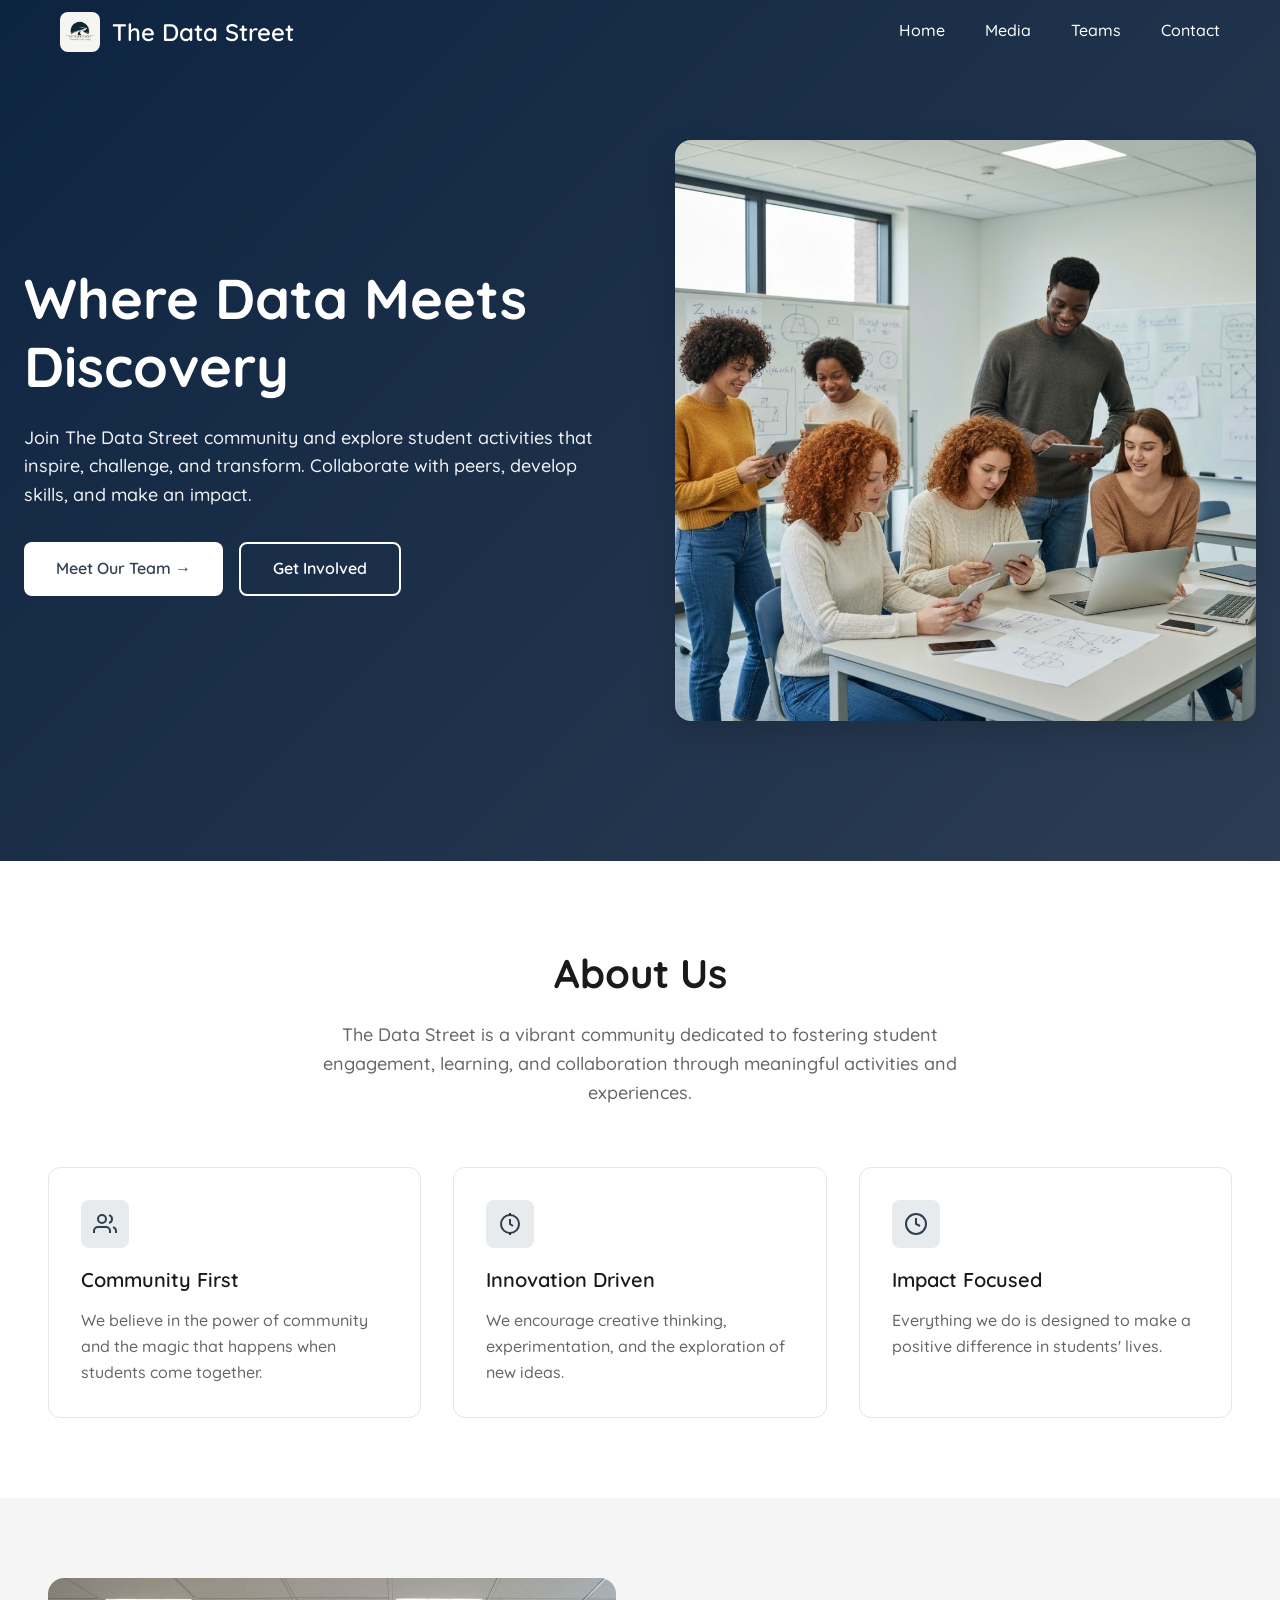
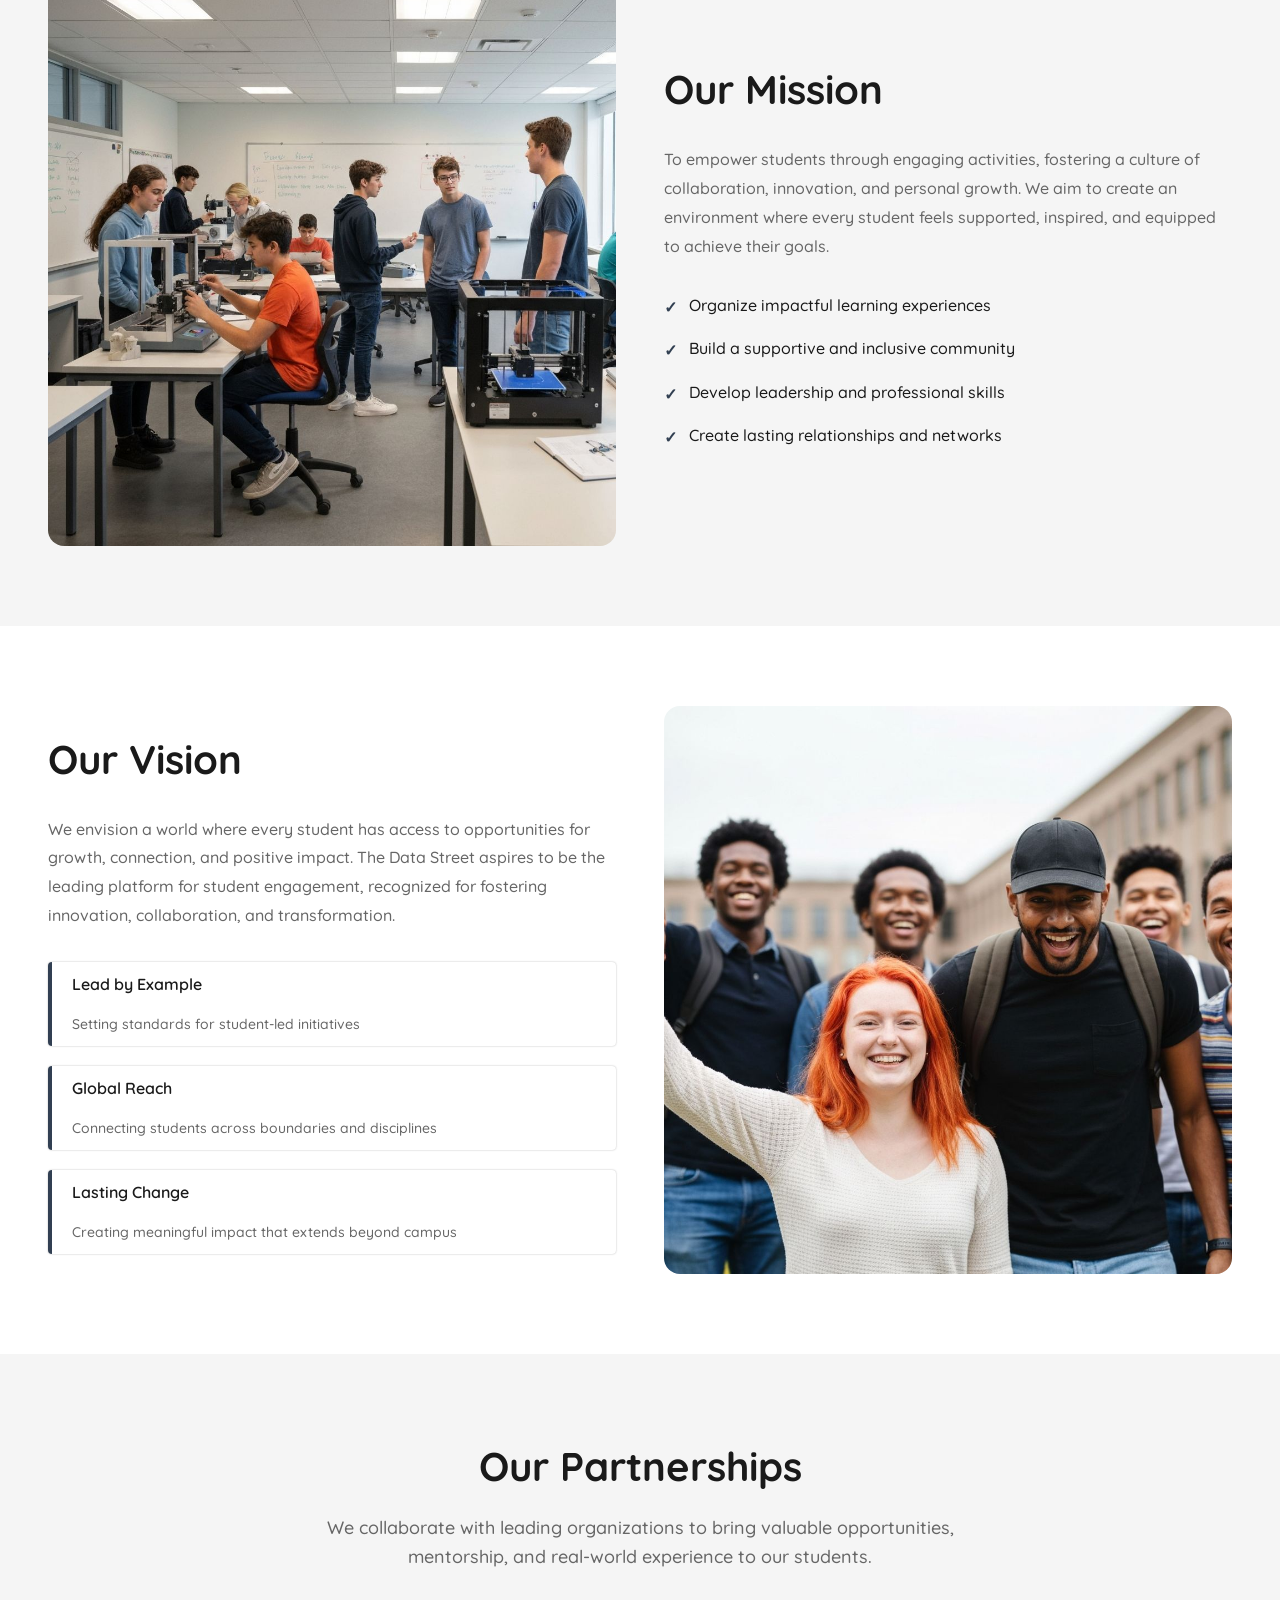
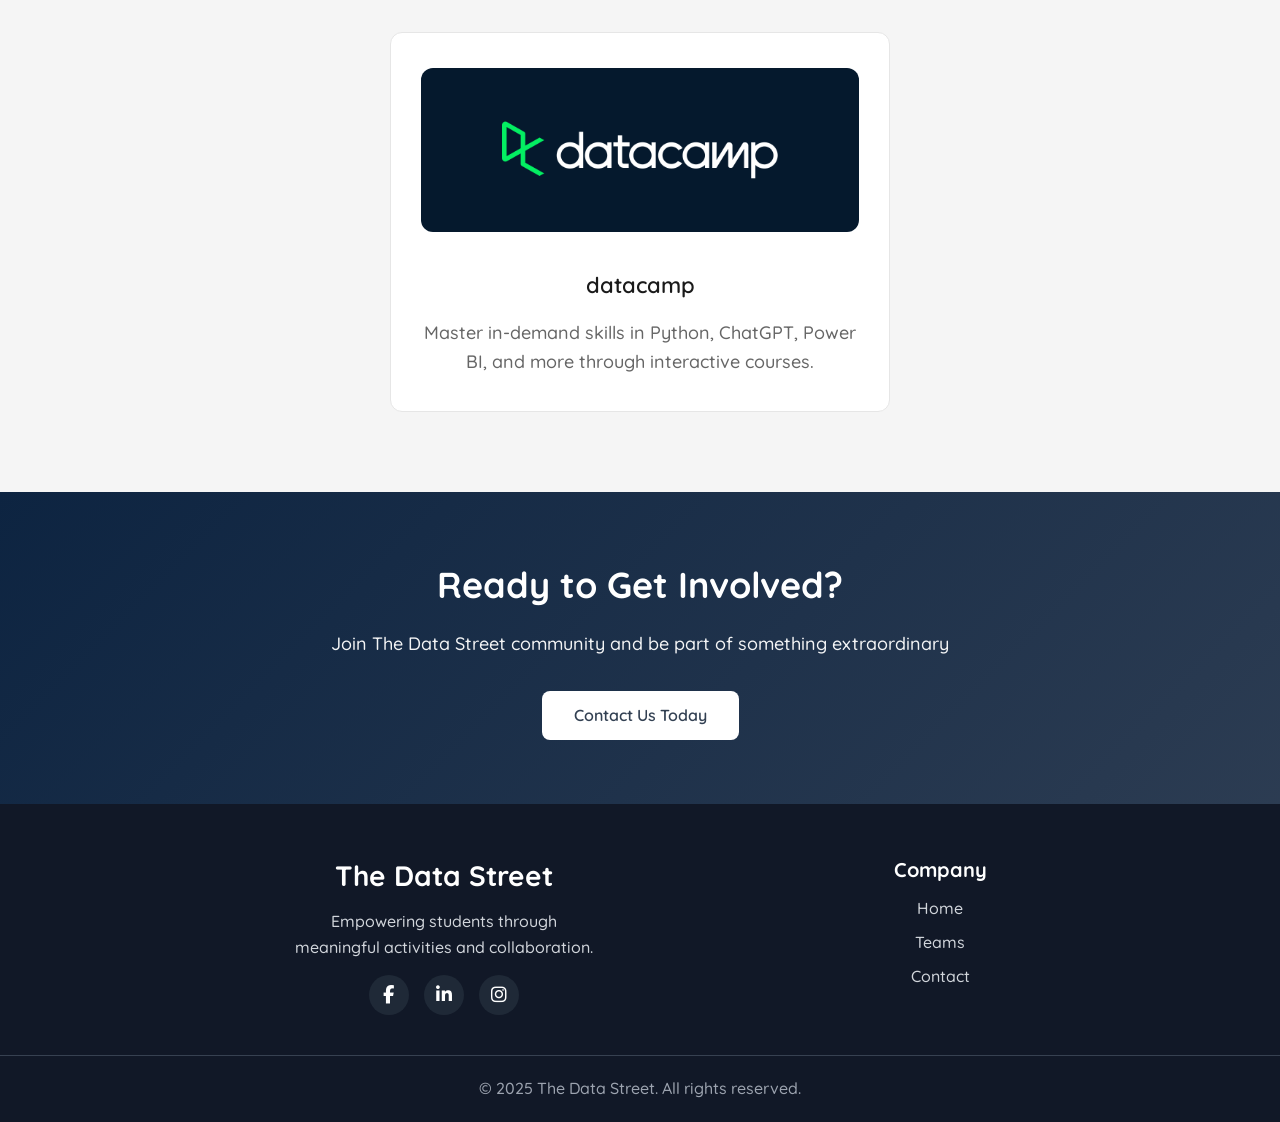
<file: index.html>
<!DOCTYPE html>
<html lang="en">
<head>
  <meta charset="UTF-8" />
  <meta name="viewport" content="width=device-width, initial-scale=1.0" />
  <title>Student Activities - The Data Street</title>
  <link rel="stylesheet" href="ASSETS/CSS/styles.css"/>
  <link rel="stylesheet" href="https://cdnjs.cloudflare.com/ajax/libs/font-awesome/6.5.0/css/all.min.css">
</head>
<body>
  <!-- page loader (visible while navigating) -->
  <div id="page-loader" class="page-loader hidden" aria-hidden="true">
    <div class="loader-card" role="status" aria-label="Loading The Data Street">
      <div class="spinner-wrap" aria-hidden="true">
        <div class="ring" aria-hidden="true"></div>
        <img src="ASSETS/IMG/Logo.jpeg" alt="The Data Street logo" class="loader-logo" />
      </div>

      <div class="loader-text" aria-hidden="true">
        <strong class="loader-title">The Data Street</strong>
        <div class="loader-sub">Preparing your experience…</div>

        <div class="progress" aria-hidden="true">
          <div class="progress-bar"></div>
        </div>
      </div>
    </div>
  </div>

  <div class="HeroNav">

    <!-- Navigation -->
    <nav class="navbar">
      <div class="nav-container">
        <div class="nav-logo">
          <img src="ASSETS/IMG/Logo.jpeg" id="Logo">
          <a href="index.html">The Data Street</a>
        </div>
        <div class="nav-menu" id="navMenu">
          <a href="index.html" class="nav-link">Home</a>
          <a href="media.html" class="nav-link">Media</a>
          <a href="team.html" class="nav-link">Teams</a>
          <a href="contact.html" class="nav-link">Contact</a>
        </div>
        <button id="hamburger" class="hamburger" aria-label="Toggle menu" aria-controls="navMenu" aria-expanded="false">
          <span class="bar"></span>
          <span class="bar"></span>
          <span class="bar"></span>
        </button>
      </div>
    </nav>

  <!-- Hero Section -->
    <section id="home" class="hero">
      <div class="hero-content">
        <div class="hero-text">
          <h1>Where Data Meets Discovery</h1>
          <p>
            Join The Data Street community and explore student activities that inspire, challenge, and transform.
            Collaborate with peers, develop skills, and make an impact.
          </p>
          <div class="hero-buttons">
            <a href="team.html" class="btn btn-primary">Meet Our Team →</a>
            <a href="contact.html" class="btn btn-secondary">Get Involved</a>
          </div>
        </div>
        <div class="hero-image">
          <img src="ASSETS/IMG/diverse-students-collaborating-in-modern-classroom.jpg" alt="Student collaboration">
        </div>
      </div>
    </section>
  </div>

  <main>
    <!-- About Us Section -->
    <section id="about" class="about">
      <div class="container">
        <div class="section-header">
          <h2>About Us</h2>
          <p>
            The Data Street is a vibrant community dedicated to fostering student engagement, learning, and
            collaboration through meaningful activities and experiences.
          </p>
        </div>

        <div class="cards-grid">
          <div class="card">
            <div class="card-icon">
              <svg viewBox="0 0 24 24" fill="none" stroke="currentColor" stroke-width="2">
                <path d="M17 21v-2a4 4 0 0 0-4-4H5a4 4 0 0 0-4 4v2" />
                <circle cx="9" cy="7" r="4" />
                <path d="M23 21v-2a4 4 0 0 0-3-3.87" />
                <path d="M16 3.13a4 4 0 0 1 0 7.75" />
              </svg>
            </div>
            <h3>Community First</h3>
            <p>We believe in the power of community and the magic that happens when students come together.</p>
          </div>

          <div class="card">
            <div class="card-icon">
              <svg viewBox="0 0 24 24" fill="none" stroke="currentColor" stroke-width="2">
                <circle cx="12" cy="12" r="9" />
                <path d="M12 7v5l3 2" />
                <line x1="12" y1="1" x2="12" y2="3" />
                <line x1="12" y1="21" x2="12" y2="23" />
              </svg>
            </div>
            <h3>Innovation Driven</h3>
            <p>We encourage creative thinking, experimentation, and the exploration of new ideas.</p>
          </div>

          <div class="card">
            <div class="card-icon">
              <svg viewBox="0 0 24 24" fill="none" stroke="currentColor" stroke-width="2">
                <circle cx="12" cy="12" r="10" />
                <polyline points="12 6 12 12 16 14" />
              </svg>
            </div>
            <h3>Impact Focused</h3>
            <p>Everything we do is designed to make a positive difference in students' lives.</p>
          </div>
        </div>
      </div>
    </section>

    <!-- Our Mission Section -->
    <section class="mission">
      <div class="container">
        <div class="mission-content">
          <div class="mission-image">
            <img src="ASSETS/IMG/students-engaged-in-meaningful-projects-and-learni.jpg" alt="Our mission in action" />
          </div>
          <div class="mission-text">
            <h2>Our Mission</h2>
            <p>
              To empower students through engaging activities, fostering a culture of collaboration, innovation, and
              personal growth. We aim to create an environment where every student feels supported, inspired, and
              equipped to achieve their goals.
            </p>
            <ul class="mission-list">
              <li>
                <span class="checkmark">✓</span>
                <span>Organize impactful learning experiences</span>
              </li>
              <li>
                <span class="checkmark">✓</span>
                <span>Build a supportive and inclusive community</span>
              </li>
              <li>
                <span class="checkmark">✓</span>
                <span>Develop leadership and professional skills</span>
              </li>
              <li>
                <span class="checkmark">✓</span>
                <span>Create lasting relationships and networks</span>
              </li>
            </ul>
          </div>
        </div>
      </div>
    </section>

    <!-- Our Vision Section -->
    <section class="vision">
      <div class="container">
        <div class="vision-content">
          <div class="vision-text">
            <h2>Our Vision</h2>
            <p>
              We envision a world where every student has access to opportunities for growth, connection, and positive
              impact. The Data Street aspires to be the leading platform for student engagement, recognized for
              fostering innovation, collaboration, and transformation.
            </p>
            <div class="vision-boxes">
              <div class="vision-box">
                <p class="vision-title">Lead by Example</p>
                <p class="vision-desc">Setting standards for student-led initiatives</p>
              </div>
              <div class="vision-box">
                <p class="vision-title">Global Reach</p>
                <p class="vision-desc">Connecting students across boundaries and disciplines</p>
              </div>
              <div class="vision-box">
                <p class="vision-title">Lasting Change</p>
                <p class="vision-desc">Creating meaningful impact that extends beyond campus</p>
              </div>
            </div>
          </div>
          <div class="vision-image">
            <img src="ASSETS/IMG/students-achieving-goals-and-celebrating-success-t.jpg" alt="Our vision for the future" />
          </div>
        </div>
      </div>
    </section>

<!-- Our Partnerships Section -->
<section class="partners">
  <div class="container">
    <div class="section-header">
      <h2>Our Partnerships</h2>
      <p>
        We collaborate with leading organizations to bring valuable opportunities,
        mentorship, and real-world experience to our students.
      </p>
    </div>

    <div class="partners-grid">
      <a class="partner-card" href="https://www.datacamp.com/" target="_blank" rel="noopener noreferrer" aria-label="Open DataCamp (opens in a new tab)">
        <img src="ASSETS/IMG/DataCamp.webp" alt="Partner Logo">
        <h3>datacamp</h3>
        <p>Master in-demand skills in Python, ChatGPT, Power BI, and more through interactive courses.</p>
      </a>
    </div>
  </div>
</section>

    <!-- CTA Section -->
    <section class="cta">
      <div class="cta-content">
        <h2>Ready to Get Involved?</h2>
        <p>Join The Data Street community and be part of something extraordinary</p>
        <a href="contact.html" class="btn btn-white">Contact Us Today</a>
      </div>
    </section>
  </main>

<!-- Footer -->
<footer class="footer">
  <div class="footer-container">
    <div class="footer-content">
      <h3>The Data Street</h3>
      <p>Empowering students through meaningful activities and collaboration.</p>

      <!-- Social Icons -->
      <div class="social-icons">
        <a href="https://www.facebook.com/TheDataStreet" class="facebook" target="_blank" rel="noopener noreferrer" aria-label="Facebook"><i class="fab fa-facebook-f"></i></a>
        <a href="https://www.linkedin.com/company/the-data-street/" class="linkedin" target="_blank" rel="noopener noreferrer" aria-label="LinkedIn"><i class="fab fa-linkedin-in"></i></a>
        <a href="https://www.instagram.com/the.data.street/" class="instagram" target="_blank" rel="noopener noreferrer" aria-label="Instagram"><i class="fab fa-instagram"></i></a>
      </div>
    </div>

    <div class="footer-links">
      <div>
        <h4>Company</h4>
        <ul>
          <li><a href="index.html">Home</a></li>
          <li><a href="team.html">Teams</a></li>
          <li><a href="contact.html">Contact</a></li>
        </ul>
      </div>
    </div>
  </div>

  <div class="footer-bottom">
    <p>&copy; 2025 The Data Street. All rights reserved.</p>
  </div>
</footer>


  <!-- fixed back-to-top button (bottom-left) -->
  <a id="backToTopFixed" class="back-to-top-fixed" href="#home" aria-label="Back to top">
    <svg width="20" height="20" viewBox="0 0 24 24" fill="none" aria-hidden="true">
      <path d="M12 5l-7 7h4v7h6v-7h4l-7-7z" fill="currentColor"/>
    </svg>
  </a>

  <script src="ASSETS/JS/script.js"></script>
</body>
</html>
</file>
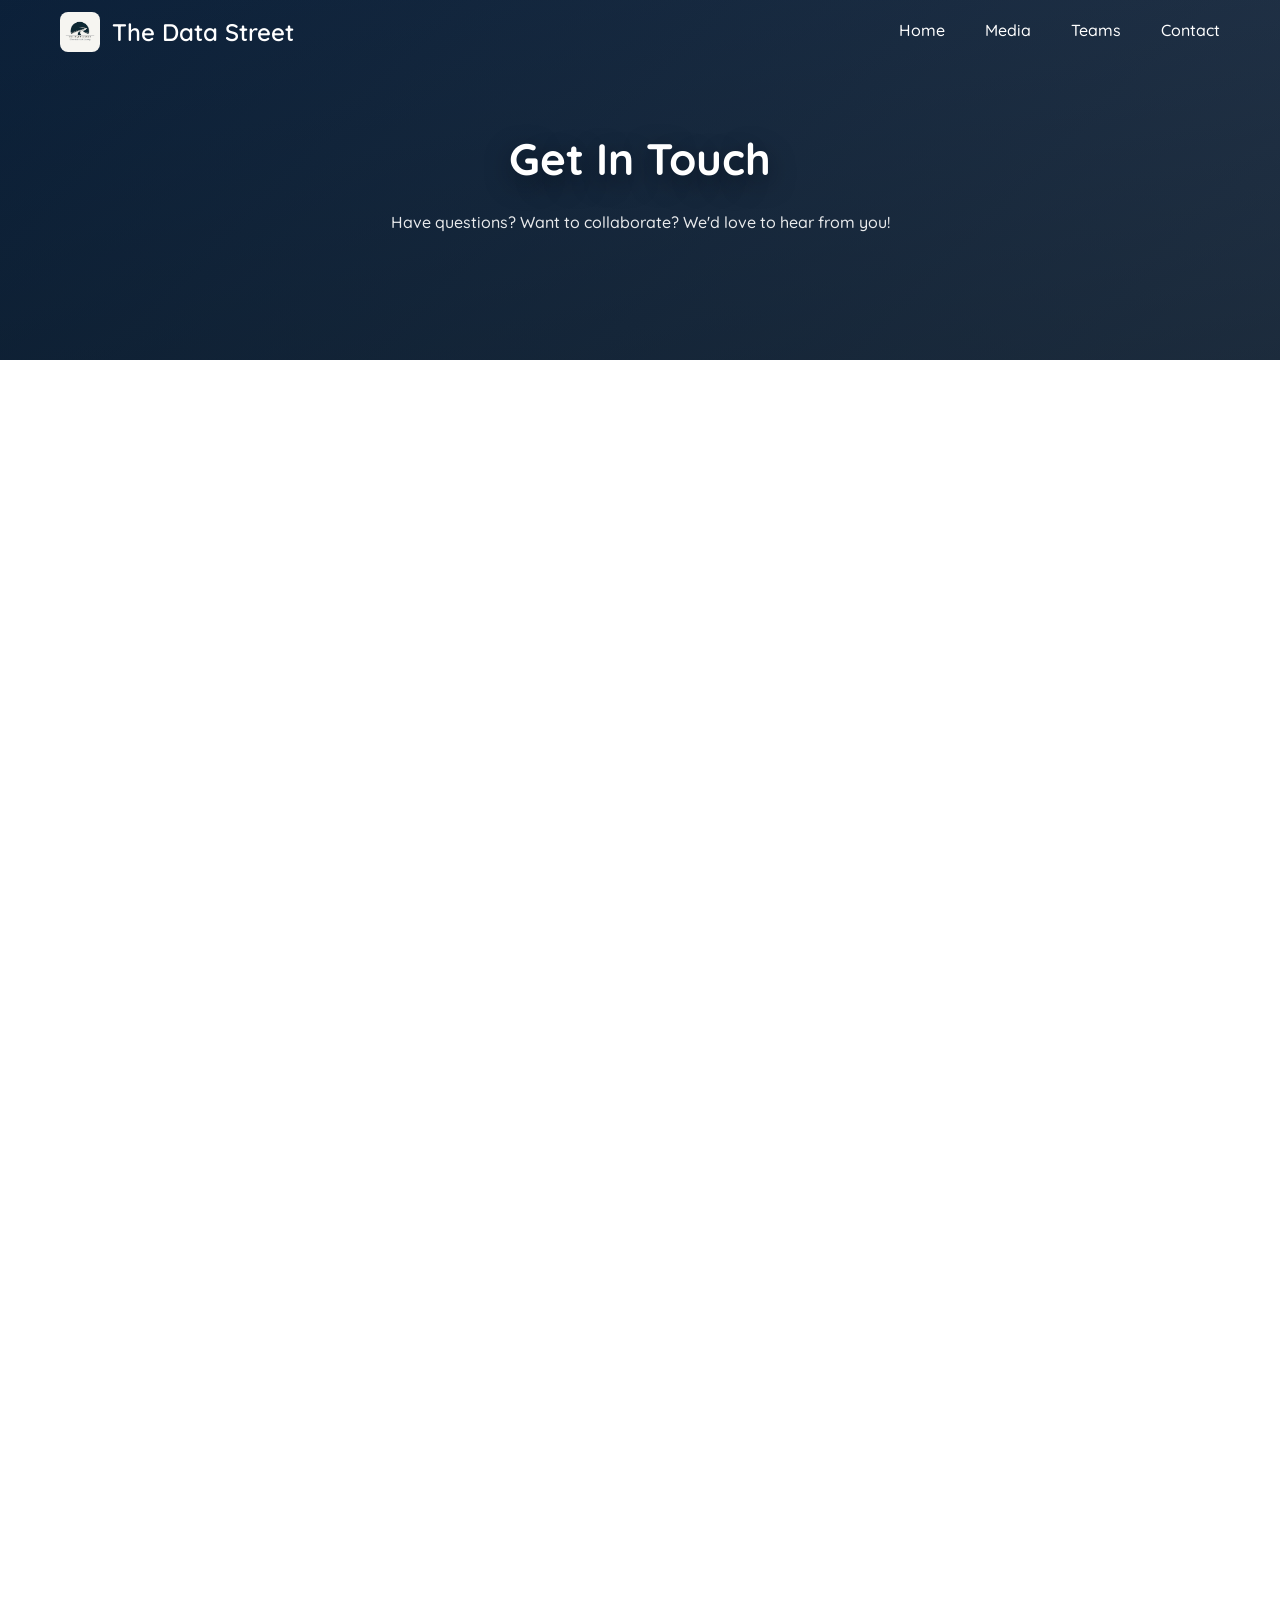
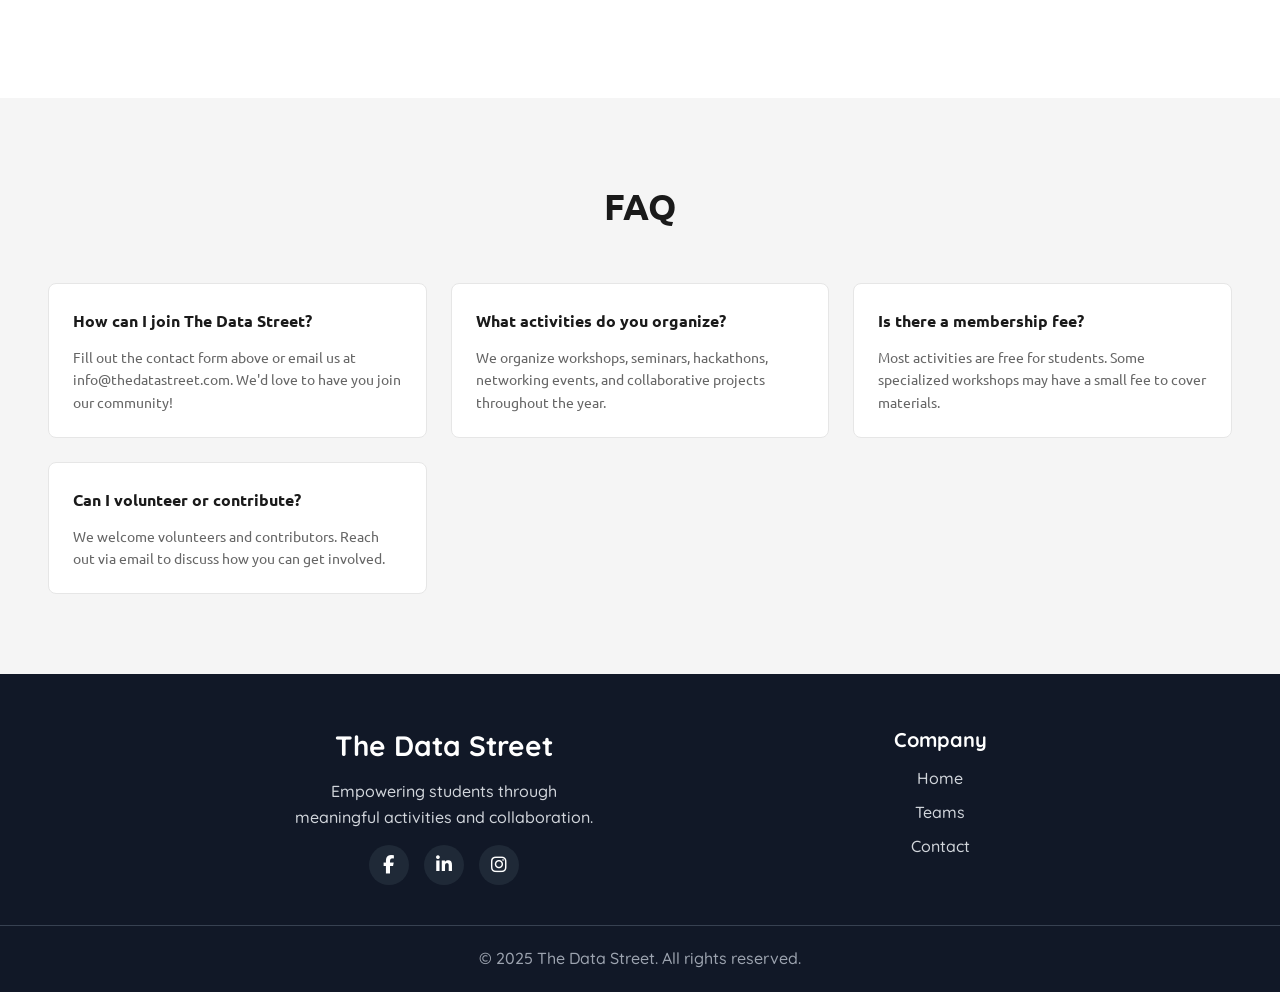
<file: contact.html>
<!DOCTYPE html>
<html lang="en">
<head>
  <meta charset="UTF-8">
  <meta name="viewport" content="width=device-width, initial-scale=1.0">
  <title>Contact Us - Student Activity Website</title>
  <link rel="stylesheet" href="ASSETS/CSS/styles.css">
  <link rel="stylesheet" href="https://cdnjs.cloudflare.com/ajax/libs/font-awesome/6.5.0/css/all.min.css">
  <link rel="stylesheet" href="https://fonts.googleapis.com/css2?family=Material+Symbols+Outlined" />
</head>
<body>
   <!-- page loader (visible while navigating) -->
  <div id="page-loader" class="page-loader hidden" aria-hidden="true">
    <div class="loader-card" role="status" aria-label="Loading The Data Street">
      <div class="spinner-wrap" aria-hidden="true">
        <div class="ring" aria-hidden="true"></div>
        <img src="ASSETS/IMG/Logo.jpeg" alt="The Data Street logo" class="loader-logo" />
      </div>

      <div class="loader-text" aria-hidden="true">
        <strong class="loader-title">The Data Street</strong>
        <div class="loader-sub">Preparing your experience…</div>

        <div class="progress" aria-hidden="true">
          <div class="progress-bar"></div>
        </div>
      </div>
    </div>
  </div>

  <div class="HeroNav">

    <!-- Navigation -->
    <nav class="navbar">
      <div class="nav-container">
        <div class="nav-logo">
          <img src="ASSETS/IMG/Logo.jpeg" id="Logo">
          <a href="index.html">The Data Street</a>
        </div>
        <div class="nav-menu" id="navMenu">
          <a href="index.html" class="nav-link">Home</a>
          <a href="media.html" class="nav-link">Media</a>
          <a href="team.html" class="nav-link">Teams</a>
          <a href="contact.html" class="nav-link">Contact</a>
        </div>
        <button id="hamburger" class="hamburger" aria-label="Toggle menu" aria-controls="navMenu" aria-expanded="false">
          <span class="bar"></span>
          <span class="bar"></span>
          <span class="bar"></span>
        </button>
      </div>
    </nav>

    <!-- Hero Section -->
    <section class="hero-section">
      <div class="hero-content2">
        <h1>Get In Touch</h1>
        <p>Have questions? Want to collaborate? We'd love to hear from you!</p>
      </div>
    </section>

  </div>

 <section class="google-form-section">
  <div class="container">
    <iframe src="https://docs.google.com/forms/d/e/1FAIpQLScGOpCF8ErJ1nImdag1yJqc75uLhy1K8VxGqM_hVNNUYHu_fQ/viewform?embedded=true" 
            width="100%" height="1000" frameborder="0" marginheight="0" marginwidth="0" >
      Loading…
    </iframe>
  </div>
</section>

  <!-- FAQ Section -->
  <section class="faq-section">
    <div class="container">
      <h2>FAQ</h2>
      <div class="faq-grid">
        <div class="faq-item">
          <h3>How can I join The Data Street?</h3>
          <p>Fill out the contact form above or email us at info@thedatastreet.com. We'd love to have you join our community!</p>
        </div>
        <div class="faq-item">
          <h3>What activities do you organize?</h3>
          <p>We organize workshops, seminars, hackathons, networking events, and collaborative projects throughout the year.</p>
        </div>
        <div class="faq-item">
          <h3>Is there a membership fee?</h3>
          <p>Most activities are free for students. Some specialized workshops may have a small fee to cover materials.</p>
        </div>
        <div class="faq-item">
          <h3>Can I volunteer or contribute?</h3>
          <p>We welcome volunteers and contributors. Reach out via email to discuss how you can get involved.</p>
        </div>
      </div>
    </div>
  </section>

<!-- Footer -->
<footer class="footer">
  <div class="footer-container">
    <div class="footer-content">
      <h3>The Data Street</h3>
      <p>Empowering students through meaningful activities and collaboration.</p>

      <!-- Social Icons -->
      <div class="social-icons">
        <a href="https://www.facebook.com/TheDataStreet" class="facebook" target="_blank" rel="noopener noreferrer" aria-label="Facebook"><i class="fab fa-facebook-f"></i></a>
        <a href="https://www.linkedin.com/company/the-data-street/" class="linkedin" target="_blank" rel="noopener noreferrer" aria-label="LinkedIn"><i class="fab fa-linkedin-in"></i></a>
        <a href="https://www.instagram.com/the.data.street/" class="instagram" target="_blank" rel="noopener noreferrer" aria-label="Instagram"><i class="fab fa-instagram"></i></a>
      </div>
    </div>

    <div class="footer-links">
      <div>
        <h4>Company</h4>
        <ul>
          <li><a href="index.html">Home</a></li>
          <li><a href="team.html">Teams</a></li>
          <li><a href="contact.html">Contact</a></li>
        </ul>
      </div>
    </div>
  </div>

  <div class="footer-bottom">
    <p>&copy; 2025 The Data Street. All rights reserved.</p>
  </div>
</footer>


  <!-- fixed back-to-top button (bottom-left) -->
  <a id="backToTopFixed" class="back-to-top-fixed" href="#home" aria-label="Back to top">
    <svg width="20" height="20" viewBox="0 0 24 24" fill="none" aria-hidden="true">
      <path d="M12 5l-7 7h4v7h6v-7h4l-7-7z" fill="currentColor"/>
    </svg>
  </a>

  <script src="https://cdn.sheetjs.com/xlsx-latest/package/dist/xlsx.full.min.js"></script>
  <script src="ASSETS/JS/script.js"></script>
</body>
</html>
</file>
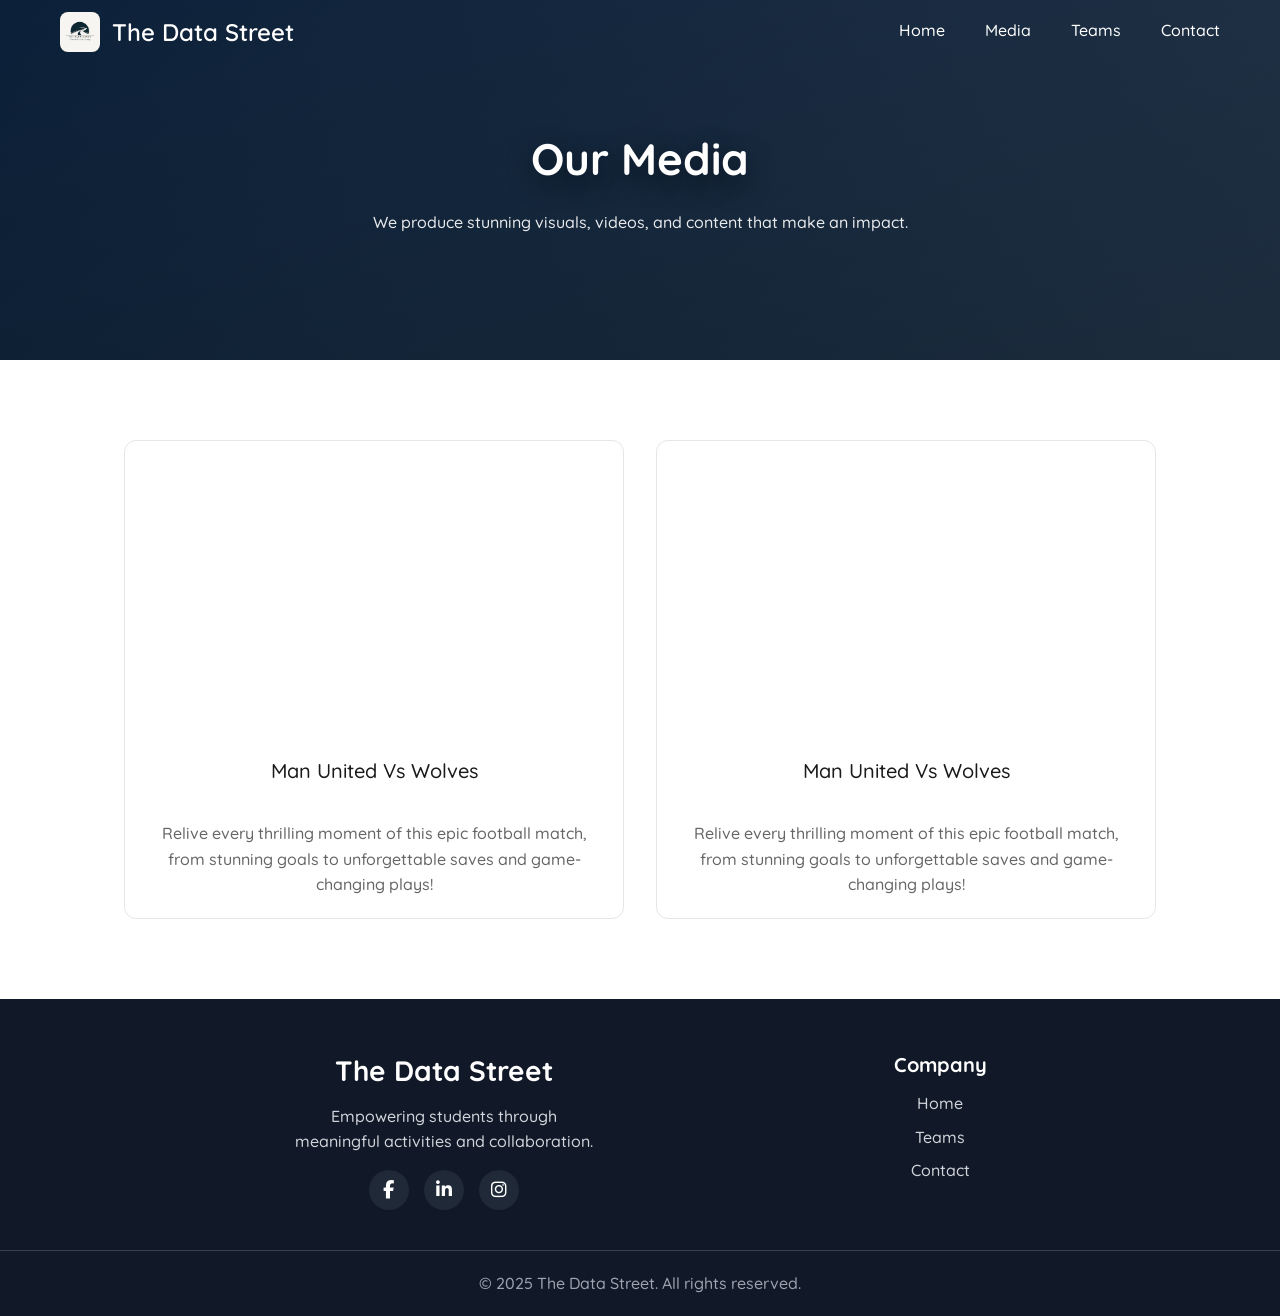
<file: media.html>
<!DOCTYPE html>
<html lang="en">
<head>
  <meta charset="UTF-8">
  <meta name="viewport" content="width=device-width, initial-scale=1.0">
  <title>Contact Us - Student Activity Website</title>
  <link rel="stylesheet" href="ASSETS/CSS/styles.css">
  <link rel="stylesheet" href="https://cdnjs.cloudflare.com/ajax/libs/font-awesome/6.5.0/css/all.min.css">
  <link rel="stylesheet" href="https://fonts.googleapis.com/css2?family=Material+Symbols+Outlined" />
</head>
<body>
   <!-- page loader (visible while navigating) -->
  <div id="page-loader" class="page-loader hidden" aria-hidden="true">
    <div class="loader-card" role="status" aria-label="Loading The Data Street">
      <div class="spinner-wrap" aria-hidden="true">
        <div class="ring" aria-hidden="true"></div>
        <img src="ASSETS/IMG/Logo.jpeg" alt="The Data Street logo" class="loader-logo" />
      </div>

      <div class="loader-text" aria-hidden="true">
        <strong class="loader-title">The Data Street</strong>
        <div class="loader-sub">Preparing your experience…</div>

        <div class="progress" aria-hidden="true">
          <div class="progress-bar"></div>
        </div>
      </div>
    </div>
  </div>

  <div class="HeroNav">

    <!-- Navigation -->
    <nav class="navbar">
      <div class="nav-container">
        <div class="nav-logo">
          <img src="ASSETS/IMG/Logo.jpeg" id="Logo">
          <a href="index.html">The Data Street</a>
        </div>
        <div class="nav-menu" id="navMenu">
          <a href="index.html" class="nav-link">Home</a>
          <a href="media.html" class="nav-link">Media</a>
          <a href="team.html" class="nav-link">Teams</a>
          <a href="contact.html" class="nav-link">Contact</a>
        </div>
        <button id="hamburger" class="hamburger" aria-label="Toggle menu" aria-controls="navMenu" aria-expanded="false">
          <span class="bar"></span>
          <span class="bar"></span>
          <span class="bar"></span>
        </button>
      </div>
    </nav>

    <!-- Hero Section -->
    <section class="hero-section">
      <div class="hero-content2">
        <h1>Our Media</h1>
        <p>We produce stunning visuals, videos, and content that make an impact.</p>
      </div>
    </section>

  </div>

 <!-- Media Gallery Section -->
<section class="media-gallery-section">
    <div class="media-container">
        <div class="media-gallery">

            <div class="media-item">
                <div class="media-video">
                    <iframe width="560" height="315" src="https://www.youtube.com/embed/VqzuOVokSIk?si=5nJAvlDG35opXZRN" title="YouTube video player" frameborder="0" allow="accelerometer; autoplay; clipboard-write; encrypted-media; gyroscope; picture-in-picture; web-share" referrerpolicy="strict-origin-when-cross-origin" allowfullscreen></iframe>
                </div>
                <div class="media-caption">Man United Vs Wolves</div>
                <div class="media-description">
                    Relive every thrilling moment of this epic football match, from stunning goals to unforgettable saves and game-changing plays!
                </div>
            </div>
            
            <div class="media-item">
                <div class="media-video">
                    <iframe width="560" height="315" src="https://www.youtube.com/embed/VqzuOVokSIk?si=5nJAvlDG35opXZRN" title="YouTube video player" frameborder="0" allow="accelerometer; autoplay; clipboard-write; encrypted-media; gyroscope; picture-in-picture; web-share" referrerpolicy="strict-origin-when-cross-origin" allowfullscreen></iframe>
                </div>
                <div class="media-caption">Man United Vs Wolves</div>
                <div class="media-description">
                    Relive every thrilling moment of this epic football match, from stunning goals to unforgettable saves and game-changing plays!
                </div>
            </div>

        </div>
    </div>
</section>


<!-- Footer -->
<footer class="footer">
  <div class="footer-container">
    <div class="footer-content">
      <h3>The Data Street</h3>
      <p>Empowering students through meaningful activities and collaboration.</p>

      <!-- Social Icons -->
      <div class="social-icons">
        <a href="https://www.facebook.com/TheDataStreet" class="facebook" target="_blank" rel="noopener noreferrer" aria-label="Facebook"><i class="fab fa-facebook-f"></i></a>
        <a href="https://www.linkedin.com/company/the-data-street/" class="linkedin" target="_blank" rel="noopener noreferrer" aria-label="LinkedIn"><i class="fab fa-linkedin-in"></i></a>
        <a href="https://www.instagram.com/the.data.street/" class="instagram" target="_blank" rel="noopener noreferrer" aria-label="Instagram"><i class="fab fa-instagram"></i></a>
      </div>
    </div>

    <div class="footer-links">
      <div>
        <h4>Company</h4>
        <ul>
          <li><a href="index.html">Home</a></li>
          <li><a href="team.html">Teams</a></li>
          <li><a href="contact.html">Contact</a></li>
        </ul>
      </div>
    </div>
  </div>

  <div class="footer-bottom">
    <p>&copy; 2025 The Data Street. All rights reserved.</p>
  </div>
</footer>


  <!-- fixed back-to-top button (bottom-left) -->
  <a id="backToTopFixed" class="back-to-top-fixed" href="#home" aria-label="Back to top">
    <svg width="20" height="20" viewBox="0 0 24 24" fill="none" aria-hidden="true">
      <path d="M12 5l-7 7h4v7h6v-7h4l-7-7z" fill="currentColor"/>
    </svg>
  </a>

  <script src="https://cdn.sheetjs.com/xlsx-latest/package/dist/xlsx.full.min.js"></script>
  <script src="ASSETS/JS/script.js"></script>
</body>
</html>
</file>
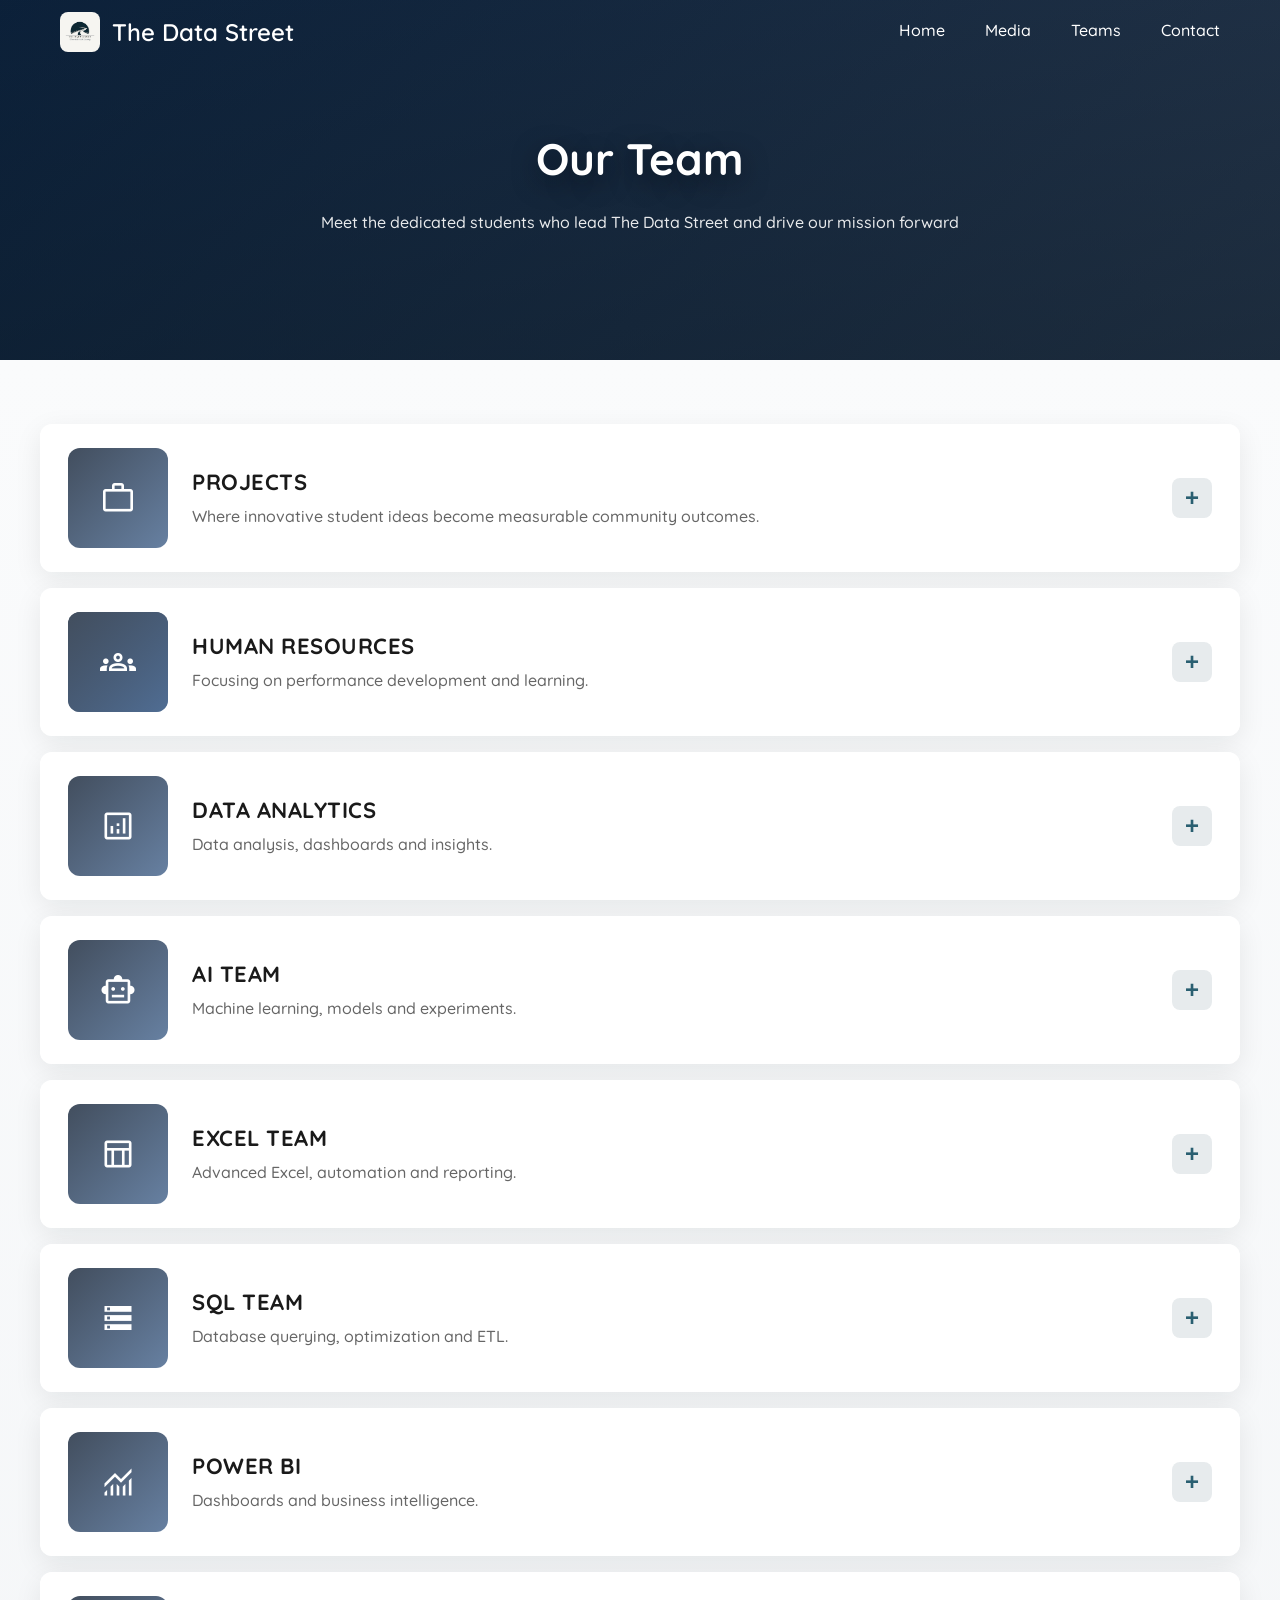
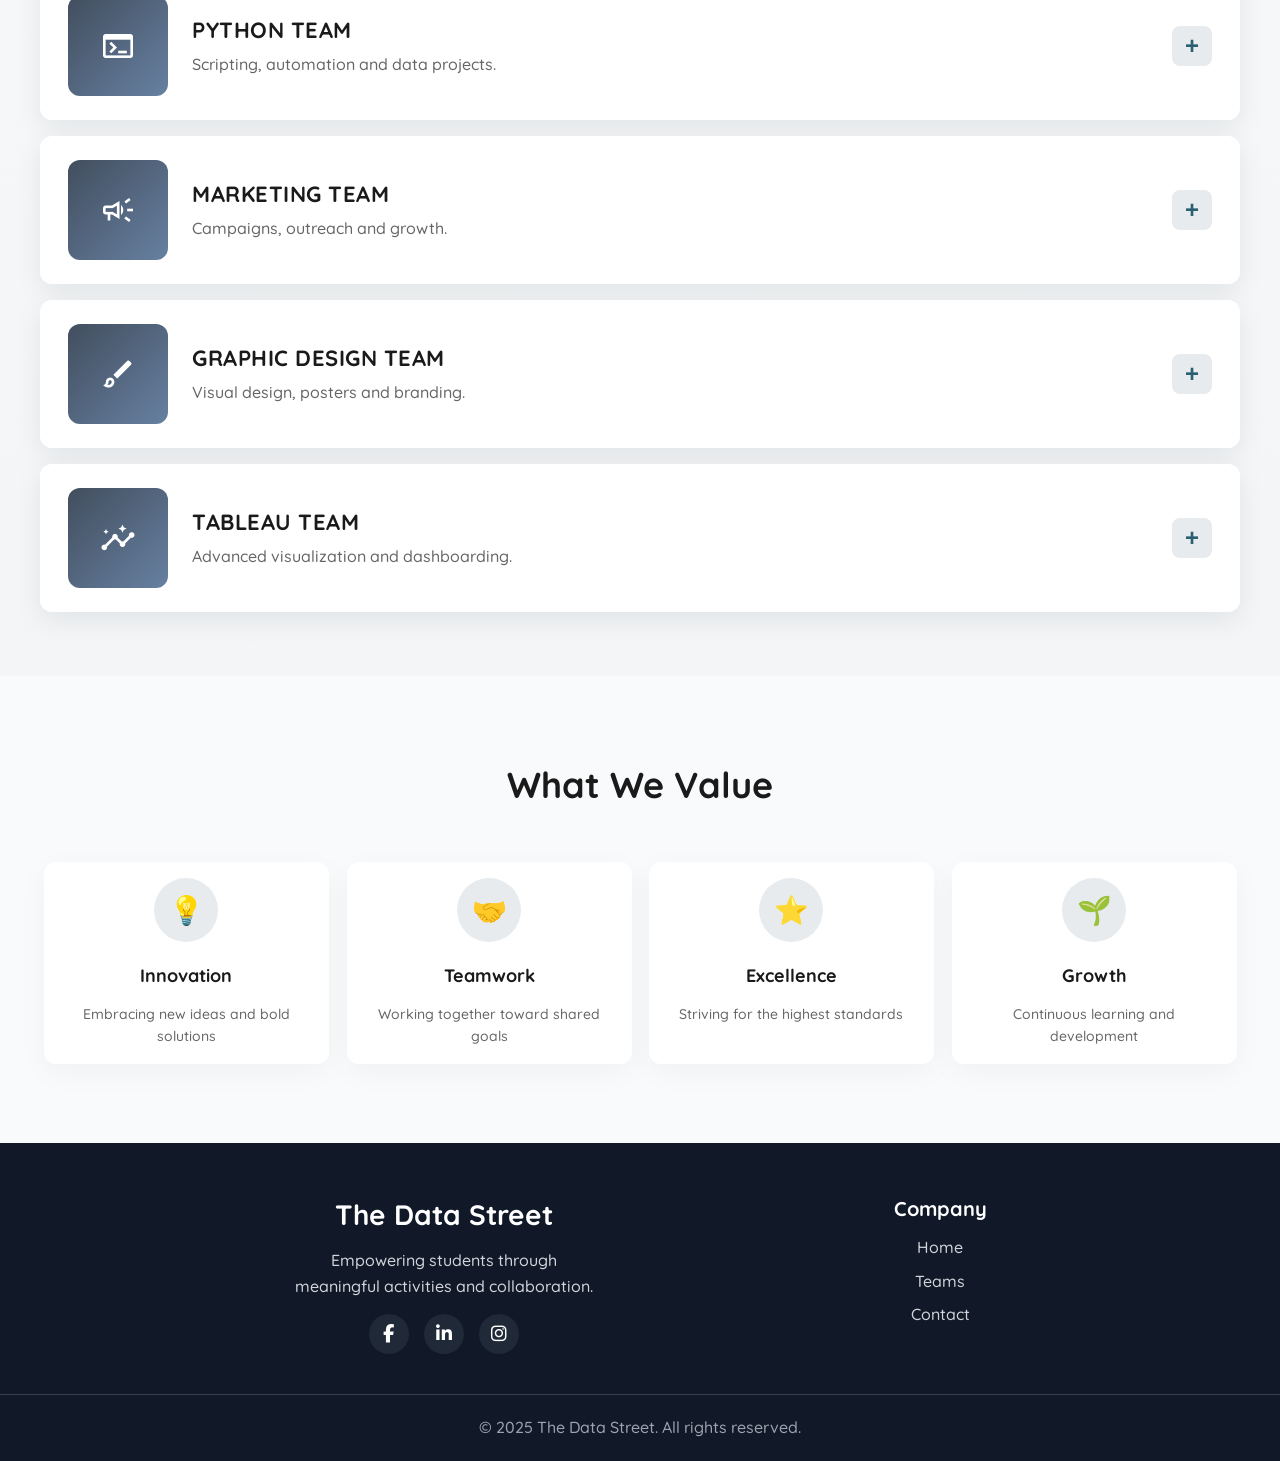
<file: team.html>
<!DOCTYPE html>
<html lang="en">
<head>
  <meta charset="UTF-8">
  <meta name="viewport" content="width=device-width, initial-scale=1.0">
  <title>Our Team - Student Activity Website</title>
  <link rel="stylesheet" href="ASSETS/CSS/styles.css">
  <link rel="stylesheet" href="https://cdnjs.cloudflare.com/ajax/libs/font-awesome/6.5.0/css/all.min.css">
  <link rel="stylesheet" href="https://fonts.googleapis.com/css2?family=Material+Symbols+Outlined" />
</head>
<body>
  <!-- page loader (visible while navigating) -->
  <div id="page-loader" class="page-loader hidden" aria-hidden="true">
    <div class="loader-card" role="status" aria-label="Loading The Data Street">
      <div class="spinner-wrap" aria-hidden="true">
        <div class="ring" aria-hidden="true"></div>
        <img src="ASSETS/IMG/Logo.jpeg" alt="The Data Street logo" class="loader-logo" />
      </div>

      <div class="loader-text" aria-hidden="true">
        <strong class="loader-title">The Data Street</strong>
        <div class="loader-sub">Preparing your experience…</div>

        <div class="progress" aria-hidden="true">
          <div class="progress-bar"></div>
        </div>
      </div>
    </div>
  </div>

  <div class="HeroNav">

    <!-- Navigation -->
    <nav class="navbar">
      <div class="nav-container">
        <div class="nav-logo">
          <img src="ASSETS/IMG/Logo.jpeg" id="Logo">
          <a href="index.html">The Data Street</a>
        </div>
        <div class="nav-menu" id="navMenu">
          <a href="index.html" class="nav-link">Home</a>
          <a href="media.html" class="nav-link">Media</a>
          <a href="team.html" class="nav-link">Teams</a>
          <a href="contact.html" class="nav-link">Contact</a>
        </div>
        <button id="hamburger" class="hamburger" aria-label="Toggle menu" aria-controls="navMenu" aria-expanded="false">
          <span class="bar"></span>
          <span class="bar"></span>
          <span class="bar"></span>
        </button>
      </div>
    </nav>

    <!-- Hero Section -->
    <section class="hero-section">
      <div class="hero-content2">
        <h1>Our Team</h1>
        <p>Meet the dedicated students who lead The Data Street and drive our mission forward</p>
      </div>
    </section>

  </div>

  <!-- Team Members Section -->
  <section class="team-section">
    <div class="container">

      <div class="directorates-accordion">
        <!-- Directorate 1: Projects -->
        <div class="accordion-item">
          <button class="accordion-header" aria-expanded="false" aria-controls="projects-content">
            <div class="accordion-icon">
              <span class="material-symbols-outlined">work</span>
            </div>

            <div class="accordion-title-wrap">
              <h3>PROJECTS</h3>
              <p>Where innovative student ideas become measurable community outcomes.</p>
            </div>
            <span class="accordion-toggle">+</span>
          </button>

          <div class="accordion-content" id="projects-content">
            <div class="accordion-body">
              <p>Our Changemakers: The Projects team is the heartbeat of The Data Street, which turns big ideas into impactful realities. Our team is responsible for researching and identifying societal needs, exploring innovative solutions to solve challenges, and transforming ideas into real sustainable entrepreneurial projects that leave an impact on our society.</p>
              <div class="directorate-specs">
                <p><strong>Team Specifications:</strong></p>
                <ul>
                  <li>Communication skills</li>
                  <li>Research skills</li>
                  <li>Flexibility</li>
                  <li>Problem-solving skills</li>
                  <li>Negotiation skills</li>
                  <li>Stakeholders management</li>
                </ul>
              </div>
            </div>
          </div>
        </div>

        <!-- Directorate 2: Human Resources -->
        <div class="accordion-item">
          <button class="accordion-header" aria-expanded="false" aria-controls="hr-content">
            <div class="accordion-icon">
              <div class="accordion-icon">
                <span class="material-symbols-outlined">groups</span>
              </div>
            </div>
            <div class="accordion-title-wrap">
              <h3>HUMAN RESOURCES</h3>
              <p>Focusing on performance development and learning.</p>
            </div>
            <span class="accordion-toggle">+</span>
          </button>

          <div class="accordion-content" id="hr-content">
            <div class="accordion-body">
              <p>The Human Resources team nurtures our greatest asset—our people. We focus on talent development, team culture, and creating an environment where every member can thrive and grow.</p>
              <div class="directorate-specs">
                <p><strong>Team Specifications:</strong></p>
                <ul>
                  <li>Performance development</li>
                  <li>Talent management</li>
                  <li>Team culture</li>
                  <li>Learning & development</li>
                </ul>
              </div>
            </div>
          </div>
        </div>

        <!-- NEW TEAMS (added) -->
        <div class="accordion-item">
          <button class="accordion-header" aria-expanded="false" aria-controls="analytics-content">
            <div class="accordion-icon">
              <span class="material-symbols-outlined">analytics</span>
            </div>
            <div class="accordion-title-wrap">
              <h3>DATA ANALYTICS</h3>
              <p>Data analysis, dashboards and insights.</p>
            </div>
            <span class="accordion-toggle">+</span>
          </button>
          <div class="accordion-content" id="analytics-content">
            <div class="accordion-body">
              <p>Focus on cleaning, analyzing and visualizing data to drive decisions.</p>
              <div class="directorate-specs">
                <p><strong>Team Specifications:</strong></p>
                <ul>
                  <li>Data cleaning & preparation</li>
                  <li>Statistical analysis</li>
                  <li>Dashboard creation</li>
                  <li>Insight generation</li>
                </ul>
              </div>
            </div>
          </div>
        </div>

        <div class="accordion-item">
          <button class="accordion-header" aria-expanded="false" aria-controls="ai-content">
            <div class="accordion-icon">
              <span class="material-symbols-outlined">smart_toy</span>
            </div>
            <div class="accordion-title-wrap">
              <h3>AI TEAM</h3>
              <p>Machine learning, models and experiments.</p>
            </div>
            <span class="accordion-toggle">+</span>
          </button>
          <div class="accordion-content" id="ai-content">
            <div class="accordion-body">
              <p>Exploration of ML, NLP and AI-driven projects and research.</p>
              <div class="directorate-specs">
                <p><strong>Team Specifications:</strong></p>
                <ul>
                  <li>Machine learning algorithms</li>
                  <li>Model training & evaluation</li>
                  <li>NLP & deep learning</li>
                  <li>Experimental design</li>
                </ul>
              </div>
            </div>
          </div>
        </div>

        <div class="accordion-item">
          <button class="accordion-header" aria-expanded="false" aria-controls="excel-content">
            <div class="accordion-icon">
              <span class="material-symbols-outlined">table_chart</span>
            </div>
            <div class="accordion-title-wrap">
              <h3>EXCEL TEAM</h3>
              <p>Advanced Excel, automation and reporting.</p>
            </div>
            <span class="accordion-toggle">+</span>
          </button>
          <div class="accordion-content" id="excel-content">
            <div class="accordion-body">
              <p>Skills: formulas, pivot tables, Power Query and automation.</p>
              <div class="directorate-specs">
                <p><strong>Team Specifications:</strong></p>
                <ul>
                  <li>Advanced formulas & macros</li>
                  <li>Pivot tables & analysis</li>
                  <li>Power Query automation</li>
                  <li>Report building</li>
                </ul>
              </div>
            </div>
          </div>
        </div>

        <div class="accordion-item">
          <button class="accordion-header" aria-expanded="false" aria-controls="sql-content">
            <div class="accordion-icon">
              <span class="material-symbols-outlined">storage</span>
            </div>
            <div class="accordion-title-wrap">
              <h3>SQL TEAM</h3>
              <p>Database querying, optimization and ETL.</p>
            </div>
            <span class="accordion-toggle">+</span>
          </button>
          <div class="accordion-content" id="sql-content">
            <div class="accordion-body">
              <p>Work with relational databases, joins, indexing and pipeline design.</p>
              <div class="directorate-specs">
                <p><strong>Team Specifications:</strong></p>
                <ul>
                  <li>Complex query writing</li>
                  <li>Database design & optimization</li>
                  <li>ETL pipeline development</li>
                  <li>Performance tuning</li>
                </ul>
              </div>
            </div>
          </div>
        </div>

        <div class="accordion-item">
          <button class="accordion-header" aria-expanded="false" aria-controls="powerbi-content">
            <div class="accordion-icon">
              <span class="material-symbols-outlined">monitoring</span>
            </div>
            <div class="accordion-title-wrap">
              <h3>POWER BI</h3>
              <p>Dashboards and business intelligence.</p>
            </div>
            <span class="accordion-toggle">+</span>
          </button>
          <div class="accordion-content" id="powerbi-content">
            <div class="accordion-body">
              <p>Building interactive reports, data models and visual storytelling.</p>
              <div class="directorate-specs">
                <p><strong>Team Specifications:</strong></p>
                <ul>
                  <li>Dashboard design & development</li>
                  <li>Data modeling</li>
                  <li>Interactive visualizations</li>
                  <li>Business metrics & KPIs</li>
                </ul>
              </div>
            </div>
          </div>
        </div>

        <div class="accordion-item">
          <button class="accordion-header" aria-expanded="false" aria-controls="python-content">
            <div class="accordion-icon">
              <span class="material-symbols-outlined">terminal</span>
            </div>
            <div class="accordion-title-wrap">
              <h3>PYTHON TEAM</h3>
              <p>Scripting, automation and data projects.</p>
            </div>
            <span class="accordion-toggle">+</span>
          </button>
          <div class="accordion-content" id="python-content">
            <div class="accordion-body">
              <p>Focus on Python tooling, data pipelines and automation scripts.</p>
              <div class="directorate-specs">
                <p><strong>Team Specifications:</strong></p>
                <ul>
                  <li>Python scripting & development</li>
                  <li>Data pipeline automation</li>
                  <li>Library expertise (pandas, numpy)</li>
                  <li>Web scraping & APIs</li>
                </ul>
              </div>
            </div>
          </div>
        </div>

        <div class="accordion-item">
          <button class="accordion-header" aria-expanded="false" aria-controls="marketing-content">
            <div class="accordion-icon">
              <span class="material-symbols-outlined">campaign</span>
            </div>
            <div class="accordion-title-wrap">
              <h3>MARKETING TEAM</h3>
              <p>Campaigns, outreach and growth.</p>
            </div>
            <span class="accordion-toggle">+</span>
          </button>
          <div class="accordion-content" id="marketing-content">
            <div class="accordion-body">
              <p>Brand campaigns, social strategy and member engagement work.</p>
              <div class="directorate-specs">
                <p><strong>Team Specifications:</strong></p>
                <ul>
                  <li>Social media strategy</li>
                  <li>Campaign planning & execution</li>
                  <li>Audience engagement</li>
                  <li>Content marketing</li>
                </ul>
              </div>
            </div>
          </div>
        </div>

        <div class="accordion-item">
          <button class="accordion-header" aria-expanded="false" aria-controls="design-content">
            <div class="accordion-icon">
              <span class="material-symbols-outlined">brush</span>
            </div>
            <div class="accordion-title-wrap">
              <h3>GRAPHIC DESIGN TEAM</h3>
              <p>Visual design, posters and branding.</p>
            </div>
            <span class="accordion-toggle">+</span>
          </button>
          <div class="accordion-content" id="design-content">
            <div class="accordion-body">
              <p>Design assets, event visuals and branding guidelines.</p>
              <div class="directorate-specs">
                <p><strong>Team Specifications:</strong></p>
                <ul>
                  <li>Visual design & branding</li>
                  <li>Poster & asset creation</li>
                  <li>UI/UX principles</li>
                  <li>Design tool expertise</li>
                </ul>
              </div>
            </div>
          </div>
        </div>

        <div class="accordion-item">
          <button class="accordion-header" aria-expanded="false" aria-controls="tableau-content">
            <div class="accordion-icon">
              <span class="material-symbols-outlined">insights</span>
            </div>
            <div class="accordion-title-wrap">
              <h3>TABLEAU TEAM</h3>
              <p>Advanced visualization and dashboarding.</p>
            </div>
            <span class="accordion-toggle">+</span>
          </button>
          <div class="accordion-content" id="tableau-content">
            <div class="accordion-body">
              <p>Creating polished dashboards and visual analytics with Tableau.</p>
              <div class="directorate-specs">
                <p><strong>Team Specifications:</strong></p>
                <ul>
                  <li>Advanced visualization techniques</li>
                  <li>Dashboard architecture</li>
                  <li>Data storytelling</li>
                  <li>Tableau best practices</li>
                </ul>
              </div>
            </div>
          </div>
        </div>
        <!-- end NEW TEAMS -->
      </div>
    </div>
  </section>

  <!-- Values Section -->
  <section class="values-section">
    <div class="container">
      <h2>What We Value</h2>
      <div class="values-grid">
        <div class="value-card">
          <div class="value-icon">💡</div>
          <h3>Innovation</h3>
          <p>Embracing new ideas and bold solutions</p>
        </div>
        <div class="value-card">
          <div class="value-icon">🤝</div>
          <h3>Teamwork</h3>
          <p>Working together toward shared goals</p>
        </div>
        <div class="value-card">
          <div class="value-icon">⭐</div>
          <h3>Excellence</h3>
          <p>Striving for the highest standards</p>
        </div>
        <div class="value-card">
          <div class="value-icon">🌱</div>
          <h3>Growth</h3>
          <p>Continuous learning and development</p>
        </div>
      </div>
    </div>
  </section>

<!-- Footer -->
<footer class="footer">
  <div class="footer-container">
    <div class="footer-content">
      <h3>The Data Street</h3>
      <p>Empowering students through meaningful activities and collaboration.</p>

      <!-- Social Icons -->
      <div class="social-icons">
        <a href="https://www.facebook.com/TheDataStreet" class="facebook" target="_blank" rel="noopener noreferrer" aria-label="Facebook"><i class="fab fa-facebook-f"></i></a>
        <a href="https://www.linkedin.com/company/the-data-street/" class="linkedin" target="_blank" rel="noopener noreferrer" aria-label="LinkedIn"><i class="fab fa-linkedin-in"></i></a>
        <a href="https://www.instagram.com/the.data.street/" class="instagram" target="_blank" rel="noopener noreferrer" aria-label="Instagram"><i class="fab fa-instagram"></i></a>
      </div>
    </div>

    <div class="footer-links">
      <div>
        <h4>Company</h4>
        <ul>
          <li><a href="index.html">Home</a></li>
          <li><a href="team.html">Teams</a></li>
          <li><a href="contact.html">Contact</a></li>
        </ul>
      </div>
    </div>
  </div>

  <div class="footer-bottom">
    <p>&copy; 2025 The Data Street. All rights reserved.</p>
  </div>
</footer>

  <!-- back-to-top button (bottom-left) -->
  <a id="backToTopFixed" class="back-to-top-fixed" href="#home" aria-label="Back to top">
    <svg width="20" height="20" viewBox="0 0 24 24" fill="none" aria-hidden="true">
      <path d="M12 5l-7 7h4v7h6v-7h4l-7-7z" fill="currentColor"/>
    </svg>
  </a>

  <script src="ASSETS/JS/script.js"></script>
</body>
</html>
</file>
<file: ASSETS/CSS/styles.css>
@import url('https://fonts.googleapis.com/css2?family=Abril+Fatface&family=Archivo+Black&family=Lilita+One&family=PT+Sans+Narrow:wght@400;700&family=Passion+One:wght@400;700;900&family=Ubuntu:ital@1&family=Winky+Sans:ital,wght@0,300..900;1,300..900&display=swap');
@import url('https://fonts.googleapis.com/css2?family=Abril+Fatface&family=Archivo+Black&family=Lilita+One&family=PT+Sans+Narrow:wght@400;700&family=Passion+One:wght@400;700;900&family=Quicksand:wght@300..700&family=Ubuntu:ital@1&family=Winky+Sans:ital,wght@0,300..900;1,300..900&display=swap');

* {
  margin: 0;
  padding: 0;
  box-sizing: border-box;
  text-decoration: none;
}

:root {
  --primary: #0e1e34d9;
  --primary-light: #2a5f71;
  --primary-dark: #0f2a38;
  --text-dark: #1a1a1a;
  --text-light: #666666;
  --text-white: #ffffff;
  --bg-light: #f5f5f5;
  --bg-white: #ffffff;
  --border-light: #e6e6e6;
  --shadow: 0 4px 12px rgba(0, 0, 0, 0.1);
  --shadow-lg: 0 12px 32px rgba(0, 0, 0, 0.15);
}

html {
  scroll-behavior: smooth;
}

body {
  font-family: -apple-system, BlinkMacSystemFont, "Segoe UI", "Roboto", "Oxygen", "Ubuntu", "Cantarell", "Fira Sans",
    "Droid Sans", "Helvetica Neue", sans-serif;
  -webkit-font-smoothing: antialiased;
  -moz-osx-font-smoothing: grayscale;
  background-color: var(--bg-white);
  color: var(--text-dark);
  line-height: 1.6;
}

.container {
  max-width: 1280px;
  margin: 0 auto;
  padding: 0 24px;
}

.HeroNav{
  background: linear-gradient(135deg, #0d2441 0%, #071a34d9 100%); 
  height: auto;
}

/* Navigation */
.navbar {
  position: fixed;
  left: 0;
  right: 0;
  margin: 0 auto;
  max-width: 100%;
  background: transparent;
  backdrop-filter: none;
  padding: 5px 60px;
  box-shadow: none;
  z-index: 1100;
  transition: box-shadow 280ms ease, backdrop-filter 280ms ease;
}

/* Navbar scroll state */
.navbar.scrolled {
  background: #0e1e34d9;
  backdrop-filter: blur(6px);
  box-shadow: 0 4px 16px rgba(0, 0, 0, 0.1);
}

.nav-container {
  max-width: 100%;
  margin: 0 auto;
  padding: 7px 0px;
  display: flex;
  justify-content: space-between;
  align-items: center;
}

/* improved logo layout */
.nav-logo {
  display: flex;
  align-items: center;
  gap: 12px;
}

.nav-logo #Logo {
  width: 40px;
  height: 40px;
  border-radius: 8px;
  display: block;
  object-fit: cover;
}

/* keep site title visually aligned on hero gradient */
.nav-logo a {
  font-family: "Quicksand", sans-serif;
  font-optical-sizing: auto;
  font-weight: 600;
  font-style: normal;
  font-size: 24px;
  color: var(--text-white);
  text-decoration: none;
  line-height: 1;
}

/* responsive logo sizes */
@media (max-width: 768px) {
  .nav-logo #Logo {
    width: 48px;
  }
  .nav-logo a {
    font-size: 20px;
  }
}

@media (max-width: 480px) {

  .navbar {
    padding: 5px 30px;
  }
  .nav-logo #Logo {
    width: 40px;
  }
  .nav-logo a {
    font-size: 18px;
  }
}

.nav-menu {
  display: flex;
  gap: 40px;
  align-items: center;
}

/* Nav link hover underline effect */
.nav-link {
  position: relative; /* needed for pseudo-element positioning */
  color: var(--text-white);
  text-decoration: none;
  font-family: "Quicksand", sans-serif;
  font-weight: 500;
  transition: color 0.3s ease;
  padding-bottom: 2px; /* give space for the underline */
}

/* Underline pseudo-element */
.nav-link::after {
  content: '';
  position: absolute;
  width: 0;
  height: 2px;
  left: 0;
  bottom: 0;
  background-color:#6094cb;
  transition: width 0.3s ease;
}

/* Expand underline on hover */
.nav-link:hover::after {
  width: 100%;
}

.nav-link:hover {
  color: #6094cb;
}

.hamburger {
  /* hide by default (desktop) */
  display: none;
  flex-direction: column;
  justify-content: center;
  gap: 6px;
  width: 44px;
  height: 40px;
  padding: 6px;
  background: transparent;
  border: none;
  cursor: pointer;
  align-items: center;
  -webkit-tap-highlight-color: transparent;
}

.hamburger .bar {
  display: block;
  width: 26px;
  height: 3px;
  background-color: var(--text-white);
  border-radius: 3px;
  transition: transform 260ms cubic-bezier(.2,.9,.2,1), opacity 200ms ease, background-color 200ms ease;
  transform-origin: center;
}

/* open state -> X */
.hamburger.open .bar:nth-child(1) {
  transform: translateY(8px) rotate(45deg);
}
.hamburger.open .bar:nth-child(2) {
  opacity: 0;
  transform: scaleX(0.6);
}
.hamburger.open .bar:nth-child(3) {
  transform: translateY(-8px) rotate(-45deg);
}

/* mobile layout: hide desktop menu, show hamburger */
@media (max-width: 768px) {
  .hamburger {
    display: inline-flex;
  }

  .nav-menu {
    position: absolute;
    top: 64px;
    left: 0;
    right: 0;
    width: 100%;
    background-color: #0e1e34d9;
    color: var(--text-dark);
    display: flex;
    flex-direction: column;
    gap: 0;
    max-height: 0;
    overflow: hidden;
    transition: max-height 320ms ease, box-shadow 320ms ease, padding 220ms ease;
    padding: 0 0;
    box-shadow: none;
    z-index: 1090;
  }

  .nav-menu.active {
    /* large enough for your links; adjust as needed */
    max-height: 420px;
    padding: 12px 0;
    box-shadow: var(--shadow);
  }

  .nav-link {
    padding: 14px 20px;
    border-bottom: 1px solid var(--border-light);
    color: white;
    background: transparent;
  }

  /* ensure hamburger bars contrast when open */
  .hamburger.open .bar {
    background-color: white;
  }
}
/* Hero Section */
main {
  margin-top: 0;
}

.hero {
  color: var(--text-white);
  padding: 140px 24px 140px 24px;
  position: relative;
  overflow: hidden;
  font-family: "Quicksand", sans-serif;
  font-optical-sizing: auto;
  font-weight: 500;
  font-style: normal;

}

.hero-content {
  max-width: 1280px;
  margin: 0px auto 0 auto;
  display: grid;
  grid-template-columns: 1fr 1fr;
  gap: 70px;
  align-items: center;
  position: relative;
  z-index: 1;
}

.hero-text h1 {
  font-size: 56px;
  font-weight: 700;
  line-height: 1.2;
  margin-bottom: 24px;
}

.hero-text p {
  font-size: 18px;
  line-height: 1.6;
  margin-bottom: 32px;
  opacity: 0.95;
}

.hero-buttons {
  display: flex;
  gap: 16px;
  flex-wrap: wrap;
}

.hero-image {
  border-radius: 16px;
  overflow: hidden;
  box-shadow: var(--shadow-lg);
}

.hero-image img {
  width: 100% ;
  height: auto;
  display: block;
}

/* Buttons */
.btn {
  padding: 12px 32px;
  border-radius: 8px;
  font-size: 16px;
  font-weight: 600;
  text-decoration: none;
  transition: all 0.3s ease;
  display: inline-flex;
  align-items: center;
  gap: 8px;
  cursor: pointer;
  border: none;
}

.btn-primary {
  background-color: var(--text-white);
  color: var(--primary);
}

.btn-primary:hover {
  background-color: var(--bg-light);
  transform: translateY(-2px);
}

.btn-secondary {
  border: 2px solid var(--text-white);
  color: var(--text-white);
  background-color: transparent;
}

.btn-secondary:hover {
  background-color: rgba(255, 255, 255, 0.1);
}

.btn-white {
  background-color: var(--text-white);
  color: var(--primary);
}

.btn-white:hover {
  background-color: var(--bg-light);
}

/* About Section */
.about {
  padding: 80px 24px;
  background-color: var(--bg-white);
}

.section-header {
  text-align: center;
  margin-bottom: 60px;
  font-family: "Quicksand", sans-serif;
  font-optical-sizing: auto;
  font-weight: 500;
  font-style: normal;

}

.section-header h2 {
  font-size: 40px;
  font-weight: 700;
  margin-bottom: 16px;
}

.section-header p {
  font-size: 18px;
  color: var(--text-light);
  max-width: 700px;
  margin: 0 auto;
}

.cards-grid {
  max-width: 1280px;
  margin: 0 auto;
  display: grid;
  grid-template-columns: repeat(auto-fit, minmax(300px, 1fr));
  gap: 32px;
}

.card {
  background-color: var(--bg-white);
  border: 1px solid var(--border-light);
  border-radius: 12px;
  padding: 32px;
  transition: box-shadow 0.3s ease, transform 0.3s ease;
  font-family: "Quicksand", sans-serif;
  font-optical-sizing: auto;
  font-weight: 500;
  font-style: normal;
  transform: scale(1); /* no initial scale offset */
}

.card:hover {
  box-shadow: 0 0 7px 4px rgb(6 32 45 / 12%);
  transform: scale(1.02);
}

.card-icon {
  width: 48px;
  height: 48px;
  background-color: rgba(26, 63, 81, 0.1);
  border-radius: 8px;
  display: flex;
  align-items: center;
  justify-content: center;
  margin-bottom: 16px;
  color: var(--primary);
}

.card-icon svg {
  width: 24px;
  height: 24px;
}

.card h3 {
  font-size: 20px;
  font-weight: 600;
  margin-bottom: 12px;
}

.card p {
  color: var(--text-light);
  line-height: 1.6;
}

/* Mission Section */
.mission {
  background-color: var(--bg-light);
  padding: 80px 24px;
  font-family: "Quicksand", sans-serif;
  font-optical-sizing: auto;
  font-weight: 500;
  font-style: normal;

}

.mission-content {
  max-width: 1280px;
  margin: 0 auto;
  display: grid;
  grid-template-columns: 1fr 1fr;
  gap: 48px;
  align-items: center;
}

.mission-image {
  border-radius: 16px;
  overflow: hidden;
}

.mission-image img {
  width: 100%;
  height: auto;
  display: block;
  box-shadow: 0 0 20px 2px #7a797957;

}

.mission-text h2 {
  font-size: 40px;
  font-weight: 700;
  margin-bottom: 24px;
}

.mission-text p {
  font-size: 16px;
  color: var(--text-light);
  line-height: 1.8;
  margin-bottom: 32px;
}

.mission-list {
  list-style: none;
}

.mission-list li {
  display: flex;
  align-items: flex-start;
  gap: 12px;
  margin-bottom: 16px;
  font-size: 16px;
}

.checkmark {
  color: var(--primary);
  font-weight: 700;
  flex-shrink: 0;
  margin-top: 2px;
}

/* Vision Section */
.vision {
  padding: 80px 24px;
  font-family: "Quicksand", sans-serif;
  font-optical-sizing: auto;
  font-weight: 500;
  font-style: normal;

}

.vision-content {
  max-width: 1280px;
  margin: 0 auto;
  display: grid;
  grid-template-columns: 1fr 1fr;
  gap: 48px;
  align-items: center;
}

.vision-text h2 {
  font-size: 40px;
  font-weight: 700;
  margin-bottom: 24px;
}

.vision-text > p {
  font-size: 16px;
  color: var(--text-light);
  line-height: 1.8;
  margin-bottom: 32px;
}

.vision-boxes {
  display: flex;
  flex-direction: column;
  gap: 20px;
}

.vision-box {
  border-left: 4px solid var(--primary);
  padding-left: 20px;
  box-shadow: 0 0 2px #a7a7a7c8;
  border-radius: 4px;
}

.vision-title {
  font-weight: 600;
  color: var(--text-dark);
  margin: 10px 0 16px 0;
}

.vision-desc {
  font-size: 14px;
  color: var(--text-light);
  margin-bottom: 10px;
}

.vision-image {
  border-radius: 16px;
  overflow: hidden;
}


.vision-image img {
  width: 100%;
  height: auto;
  display: block;
  box-shadow: 0 0 20px 2px #7a797957;
}

/* Partnerships Section */
.partners {
  padding: 80px 24px;
  background-color: var(--bg-light);
  font-family: "Quicksand", sans-serif;
  font-optical-sizing: auto;
  font-weight: 500;
  font-style: normal;
}

.partners-grid {
  max-width: 1280px;
  margin: 0 auto;
  display: grid;
  grid-template-columns: repeat(auto-fit, minmax(360px, 1fr));
  gap: 32px;
  justify-items: center;
}

.partner-card {
  text-align: center;
  cursor: pointer;
  background-color: var(--bg-white);
  border: 1px solid var(--border-light);
  border-radius: 12px;
  padding: 35px 30px;
  transition: box-shadow 0.3s ease, transform 0.3s ease;
  max-width: 500px;
}

.partner-card:hover {
  box-shadow: 0 0 7px 4px rgb(6 32 45 / 12%);
  transform: translateY(-4px);
}

.partner-card img {
  width: 100%;
  max-width: 500px;
  height: auto;
  margin-bottom: 28px;
  border-radius: 12px;
}

.partner-card h3 {
  font-size: 22px;
  margin-bottom: 16px;
  font-weight:600;
  color: var(--text-dark);
}

.partner-card p {
  color: var(--text-light);
  font-size: 18px;
  line-height: 1.6;
}

/* CTA Section */
.cta {
  background: linear-gradient(135deg, #0d2441 0%, #071a34d9 100%); 
  color: var(--text-white);
  padding: 64px 24px;
  text-align: center;
  font-family: "Quicksand", sans-serif;
  font-optical-sizing: auto;
  font-weight: 500;
  font-style: normal;
}

.cta-content {
  max-width: 800px;
  margin: 0 auto;
}

.cta h2 {
  font-size: 36px;
  font-weight: 700;
  margin-bottom: 16px;
}

.cta p {
  font-size: 18px;
  margin-bottom: 32px;
  opacity: 0.95;
}

.footer {
  background: #111827;
  color: #fff;
  padding: 50px 0 20px;
  font-family: "Quicksand", sans-serif;
  font-optical-sizing: auto;
  font-weight: 500;
  font-style: normal;
}

.footer-container {
  display: flex;
  justify-content: center;
  gap: 300px;
  flex-wrap: wrap;
  padding: 0 40px;
}

.footer-content {
  text-align: center;
  display: flex;
  flex-direction: column;
  align-items: center;
}

.footer-content h3 {
  font-size: 28px;
  margin-bottom: 10px;
}

.footer-content p {
  color: #d1d5db;
  max-width: 300px;
}

/* Social Icons */
.social-icons {
  margin-top: 15px;
  display: flex;
  gap: 15px;
}

.social-icons a {
  width: 40px;
  height: 40px;
  border-radius: 50%;
  display: flex;
  justify-content: center;
  align-items: center;
  background: #1f2937;
  color: white;
  font-size: 18px;
  transition: 0.3s;
}

.social-icons a:hover {
  transform: translateY(-5px);
  background: #2563eb;
}

/* Footer Links */
.footer-links {
  display: flex;
  gap: 50px;
}

.footer-links h4 {
  font-size: 20px;
  margin-bottom: 10px;
}

.footer-links ul {
  list-style: none;
  padding: 0;
}

.footer-links ul li {
  margin-bottom: 8px;
  text-align: center;
}

.footer-links ul li a {
  color: #d1d5db;
  text-decoration: none;
  transition: 0.3s;
}

.footer-links ul li a:hover {
  color: #6094cb;
  margin-left: 5px;
}

/* Bottom part */
.footer-bottom {
  text-align: center;
  padding-top: 20px;
  border-top: 1px solid #374151;
  margin-top: 40px;
  color: #9ca3af;
}


/* Enhanced page loader (refined visual) */
.page-loader {
  position: fixed;
  inset: 0;
  display: flex;
  align-items: center;
  justify-content: center;
  background: rgba(6, 10, 14, 0.55);
  backdrop-filter: blur(6px) saturate(120%);
  z-index: 99999;
  transition: opacity 220ms ease, visibility 220ms ease;
  opacity: 1;
  visibility: visible;
  -webkit-font-smoothing: antialiased;
}

.page-loader.hidden {
  opacity: 0;
  visibility: hidden;
  pointer-events: none;
}

/* frosted card */
.loader-card {
  display: flex;
  gap: 18px;
  align-items: center;
  padding: 14px 18px;
  border-radius: 12px;
  background: linear-gradient(180deg, rgba(255,255,255,0.03), rgba(255,255,255,0.02));
  box-shadow: 0 14px 44px rgba(3,10,18,0.6);
  color: #fff;
  min-width: 240px;
  transform: translateY(0);
  font-family: "Quicksand", sans-serif;
  font-optical-sizing: auto;
  font-weight: 500;
  font-style: normal;
}

/* spinner wrap: logo + animated ring */
.spinner-wrap {
  position: relative;
  width: 72px;
  height: 72px;
  display: grid;
  place-items: center;
  flex: 0 0 72px;
}

/* animated gradient ring using conic-gradient + mask */
.ring {
  position: absolute;
  inset: 0;
  width: 72px;
  height: 72px;
  border-radius: 50%;
  -webkit-mask: radial-gradient(farthest-side, transparent 60%, black 61%);
  mask: radial-gradient(farthest-side, transparent 60%, black 61%);
  opacity: 0.98;
  filter: drop-shadow(0 8px 18px rgba(10,16,24,0.45));
  animation: ring-rotate 1400ms linear infinite;
}

/* logo sits above ring */
.loader-logo {
  width: 44px;
  height: 44px;
  object-fit: cover;
  border-radius: 10px;
  z-index: 2;
  box-shadow: 0 8px 26px rgba(6,12,20,0.6);
  transform-origin: center;
  animation: logo-breathe 2000ms ease-in-out infinite;
}

/* text */
.loader-text {
  display: flex;
  flex-direction: column;
  gap: 6px;
  min-width: 120px;
}
.loader-title {
  font-size: 15px;
  letter-spacing: -0.02em;
  font-weight: 700;
}
.loader-sub {
  font-size: 13px;
  color: rgba(255,255,255,0.88);
}

/* animated progress / shimmer */
.progress {
  margin-top: 8px;
  width: 100%;
  height: 6px;
  background: rgba(255,255,255,0.06);
  border-radius: 999px;
  overflow: hidden;
  position: relative;
}
.progress-bar {
  position: absolute;
  left: -35%;
  top: 0;
  height: 100%;
  width: 45%;
  background: linear-gradient(90deg, rgba(255,255,255,0.16), rgba(255,255,255,0.36), rgba(255,255,255,0.16));
  border-radius: 999px;
  animation: progress-slide 1600ms cubic-bezier(.2,.8,.2,1) infinite;
  box-shadow: 0 6px 18px rgba(10,16,24,0.28);
}

/* keyframes */
@keyframes ring-rotate {
  to { transform: rotate(360deg); }
}
@keyframes logo-breathe {
  0% { transform: scale(1); filter: drop-shadow(0 8px 24px rgba(0,0,0,0.45)); }
  50% { transform: scale(0.97); filter: drop-shadow(0 10px 28px rgba(0,0,0,0.5)); }
  100% { transform: scale(1); }
}
@keyframes progress-slide {
  0% { left: -35%; width: 45%; opacity: 0.95; }
  50% { left: 30%; width: 30%; opacity: 1; }
  100% { left: 100%; width: 40%; opacity: 0.95; }
}

/* responsiveness */
@media (max-width: 480px) {
  .loader-card { min-width: 200px; padding: 12px; gap: 12px; }
  .spinner-wrap { width: 58px; height: 58px; flex: 0 0 58px; }
  .ring { width: 58px; height: 58px; }
  .loader-logo { width: 36px; height: 36px; }
  .loader-title { font-size: 14px; }
  .loader-sub { font-size: 12px; }
}
/* Responsive Design */
@media (max-width: 768px) {

  .nav-menu {
    position: absolute;
    top: 64px;
    left: 0;
    width: 100%;
    background: #0e1e34d9; 
; 
    flex-direction: column;
    gap: 0;
    max-height: 0;
    overflow: hidden;
    transition: max-height 0.3s ease;
  }

  .nav-menu.active {
    max-height: 300px;
  }

  .nav-link {
    padding: 16px 24px;
    border-bottom: 1px solid var(--border-light);
  }

  .hero-content {
    grid-template-columns: 1fr;
    gap: 32px;
  }

  .hero-text h1 {
    font-size: 36px;
  }

  .hero-text p {
    font-size: 16px;
  }

  .hero-buttons {
    flex-direction: column;
  }

  .mission-content {
    grid-template-columns: 1fr;
  }

  .vision-content {
    grid-template-columns: 1fr;
  }

  .vision-image {
    order: -1;
  }

  .section-header h2 {
    font-size: 32px;
  }

  .cta h2 {
    font-size: 28px;
  }

  .footer-container {
    grid-template-columns: 1fr;
    gap: 32px;
  }

  .footer-links {
    grid-template-columns: 1fr;
  }

  main {
    margin-top: 56px;
  }
}

@media (max-width: 480px) {
  .hero-text h1 {
    font-size: 28px;
  }

  .hero-text p {
    font-size: 14px;
  }

  .section-header h2 {
    font-size: 24px;
  }

  .cta h2 {
    font-size: 20px;
  }

  .btn {
    padding: 10px 24px;
    font-size: 14px;
  }

  .cards-grid {
    grid-template-columns: 1fr;
  }
  .partners-grid {
    grid-template-columns: 1fr; 
    gap: 16px;
  }

  .partner-card {
    width: 100%;
    padding: 20px;
  }
}


/* Directorates Section */
.team-section {
  padding: 64px 0;
  background: linear-gradient(180deg, #fafbfc 0%, #f3f5f7 100%);
}

.directorates-grid {
  display: grid;
  grid-template-columns: 1fr;
  gap: 24px;
  margin-top: 32px;
}

.directorate-card {
  background: #fff;
  border-radius: 12px;
  padding: 28px;
  box-shadow: 0 8px 28px rgba(12,20,30,0.08);
  display: grid;
  grid-template-columns: 100px 1fr;
  gap: 28px;
  transition: transform 220ms ease, box-shadow 220ms ease;
  width: 100%;
}

.directorate-card:hover {
  transform: translateY(-8px);
  box-shadow: 0 16px 40px rgba(12,20,30,0.12);
}

.directorate-icon {
  width: 100px;
  height: 100px;
  background: linear-gradient(135deg, #2a5f71 0%, #1a8aa2 100%);
  border-radius: 12px;
  display: grid;
  place-items: center;
  color: #fff;
  flex: 0 0 100px;
}

.directorate-icon svg {
  width: 48px;
  height: 48px;
}

.directorate-content h3 {
  margin: 0 0 12px 0;
  font-size: 22px;
  color: var(--text-dark);
  font-weight: 700;
}

.directorate-desc {
  margin: 0 0 16px 0;
  color: var(--text-light);
  font-size: 16px;
  line-height: 1.6;
}

.directorate-specs {
  margin: 0;
}

.directorate-specs p {
  margin: 0 0 10px 0;
  font-weight: 600;
  color: var(--text-dark);
  font-size: 15px;
}

.directorate-specs ul {
  list-style: none;
  padding: 0;
  margin: 0;
  display: grid;
  grid-template-columns: repeat(2, 1fr);
  gap: 8px;
}

.directorate-specs li {
  color: var(--text-light);
  font-size: 14px;
  padding-left: 16px;
  position: relative;
}

.directorate-specs li::before {
  content: "→";
  position: absolute;
  left: 0;
  color: #2a5f71;
  font-weight: 700;
}

/* Responsive */
@media (max-width: 980px) {
  .directorate-card {
    grid-template-columns: 80px 1fr;
    gap: 20px;
    padding: 24px;
  }
  
  .directorate-icon {
    width: 80px;
    height: 80px;
  }
  
  .directorate-icon svg {
    width: 40px;
    height: 40px;
  }
  
  .directorate-specs ul {
    grid-template-columns: 1fr;
  }
}

@media (max-width: 640px) {
  .team-section { padding: 48px 0; }
  
  .directorate-card {
    grid-template-columns: 1fr;
    gap: 16px;
    padding: 20px;
  }
  
  .directorate-icon {
    width: 100%;
    height: 80px;
    margin: 0 auto;
  }
  
  .directorate-icon svg {
    width: 36px;
    height: 36px;
  }
  
  .directorate-content h3 {
    font-size: 18px;
  }
  
  .directorate-specs ul {
    grid-template-columns: 1fr;
  }
}

/* Values Section */
.values-section {
  padding: 80px 20px;
  background-color: #f9fafb;
  font-family: "Quicksand", sans-serif;
  font-optical-sizing: auto;
  font-weight: 500;
  font-style: normal;
}

.values-section h2 {
  text-align: center;
  font-size: 36px;
  font-weight: 700;
  margin-bottom: 48px;
  color: #1a1a1a;
}

.values-grid {
  display: grid;
  grid-template-columns: repeat(auto-fit, minmax(250px, 1fr));
  gap: 32px;
  max-width: 1280px;
  margin: 0 auto;
}

.values-grid {
  align-items: stretch;
}

.value-card {
  text-align: center;
  display: flex;
  flex-direction: column;
  align-items: center;
  background: white;
  padding: 24px;
  border-radius: 12px;
  height: 100%;
  gap: 12px;
}

.value-card:hover{
  box-shadow: 0 0 7px 4px rgb(6 32 45 / 12%);
  transform: translateY(-4px);
}

.value-icon {
  width: 64px;
  height: 64px;
  background-color: rgba(26, 63, 81, 0.1);
  border-radius: 50%;
  display: flex;
  align-items: center;
  justify-content: center;
  font-size: 28px;
}

.value-card h3 {
  font-size: 18px;
  font-weight: 700;
  color: #1a1a1a;
  margin: 0;
}

.value-card p {
  color: #666666;
  font-size: 14px;
  margin: 0;
}

/* Text Section */
.text-section {
  display: flex;
  justify-content: center;
  padding: 80px 0;
  background-color: #f9fafb;
  font-family: "Quicksand", sans-serif;
  font-optical-sizing: auto;
  font-weight: 500;
  font-style: normal;
}

/* Container */
.text-container {
  width: 50%;
  padding: 100px;
  border-radius: 12px;
  background-color: #fafafa;
  box-shadow: var(--shadow-lg);
}

/* Title */
.text-section h2 {
  text-align: center;
  font-size: 36px;
  font-weight: 700;
  margin-bottom: 48px;
  color: #3e3e3e;
}

/* ---------- RESPONSIVE BREAKPOINTS ---------- */

/* Large Tablets (below 1200px) */
@media (max-width: 1200px) {
  .text-container {
    width: 65%;
    padding: 80px;
  }
}

/* Tablets (below 992px) */
@media (max-width: 992px) {
  .text-container {
    width: 75%;
    padding: 60px;
  }

  .text-section h2 {
    font-size: 32px;
  }
}

/* Small tablets & large phones (below 768px) */
@media (max-width: 768px) {
  .text-section {
    padding: 60px 0;
  }

  .text-container {
    width: 90%;
    padding: 40px;
  }

  .text-section h2 {
    font-size: 28px;
    margin-bottom: 32px;
  }
}

/* Mobile phones (below 576px) */
@media (max-width: 576px) {
  .text-container {
    width: 95%;
    padding: 28px;
  }

  .text-section h2 {
    font-size: 24px;
  }
}


/* Team page: align styles with index.css hero / cards visuals */

/* Hero (team) */
.hero-section {
  min-height: 40vh;
  display: flex;
  align-items: center;
  padding: 72px 0;
  color: var(--text-white);
  background: linear-gradient(180deg, rgba(6,20,30,0.22), rgba(6,20,30,0.42));
  position: relative;
  font-family: "Quicksand", sans-serif;
  font-optical-sizing: auto;
  font-weight: 500;
  font-style: normal;
}
.hero-section .hero-content2 {
  max-width: 1100px;
  margin: 0 auto;
  text-align: center;
  z-index: 1;
  display: flex;
  gap: 16px;
  flex-direction: column;
}
.hero-section .hero-content2 h1 {
  font-size: 44px;
  color: #fff;
  text-shadow: 0 8px 24px rgba(3,10,18,0.6);
}
.hero-section .hero-content2 p {
  color: rgba(255,255,255,0.9);
  font-size: 16px;
  max-width: 820px;
  margin: 0 auto;
}

/* Directorates Accordion */
.directorates-accordion {
  max-width: 1200px;
  margin: 0 auto;
  display: flex;
  flex-direction: column;
  gap: 16px;
  font-family: "Quicksand", sans-serif;
  font-optical-sizing: auto;
  font-weight: 500;
  font-style: normal;
}

.accordion-item {
  background: #fff;
  border-radius: 12px;
  box-shadow: 0 8px 28px rgba(12,20,30,0.08);
  overflow: hidden;
  transition: box-shadow 220ms ease;
}

.accordion-item:hover {
  box-shadow: 0 12px 36px rgba(12, 20, 30, 0.253);
}

.accordion-header {
  width: 100%;
  background: #fff;
  border: none;
  padding: 24px 28px;
  display: grid;
  grid-template-columns: 100px 1fr 40px;
  gap: 24px;
  align-items: center;
  cursor: pointer;
  border-radius: 12px;
  font-size: 24px;
}

.accordion-header:hover {
  background: #f9fafb;
}

.accordion-icon {
  width: 100px;
  height: 100px;
  background: linear-gradient(135deg, #424e5e 0%, #4c6a91d9 100%); 
  border-radius: 12px;
  display: grid;
  place-items: center;
  color: #fff;
  flex: 0 0 100px;
}
.accordion-icon span{
  font-size: 36px;
  font-weight: 400;
}

.accordion-title-wrap {
  text-align: left;
  font-family: "Quicksand", sans-serif;
  font-optical-sizing: auto;
  font-weight: 500;
  font-style: normal;
}

.accordion-title-wrap h3 {
  margin: 0 0 8px 0;
  font-size: 22px;
  font-weight: 700;
  color: var(--text-dark);
  letter-spacing: 0.5px;
}

.accordion-title-wrap p {
  margin: 0;
  color: var(--text-light);
  font-size: 16px;
  line-height: 1.5;
}

.accordion-toggle {
  width: 40px;
  height: 40px;
  background: rgba(26, 63, 81, 0.1);
  border-radius: 8px;
  display: grid;
  place-items: center;
  color: #2a5f71;
  font-size: 24px;
  font-weight: 700;
  transition: transform 260ms ease;
}

.accordion-header[aria-expanded="true"] .accordion-toggle {
  transform: rotate(45deg);
  background: rgba(26, 63, 81, 0.2);
}

.accordion-content {
  max-height: 0;
  overflow: hidden;
  transition: max-height 400ms cubic-bezier(.2,.9,.2,1), padding 400ms ease;
}

.accordion-header[aria-expanded="true"] ~ .accordion-content {
  max-height: 800px;
  padding: 0 28px 28px 28px;
}

.accordion-body {
  color: var(--text-light);
  font-size: 15px;
  line-height: 1.7;
}

.accordion-body p {
  margin: 0 0 20px 0;
  font-size: 18px;
}

.directorate-specs {
  margin-top: 30px;
}

.directorate-specs p {
  margin: 0 0 10px 0;
  font-weight: 600;
  color: var(--text-dark);
  font-size: 20px;
}

.directorate-specs ul {
  list-style: none;
  padding: 0;
  margin: 0;
  display: grid;
  grid-template-columns: repeat(2, 1fr);
  gap: 8px;
}

.directorate-specs li {
  color: var(--text-light);
  font-size: 18px;
  padding-left: 24px;
  position: relative;
}

.directorate-specs li::before {
  content: "→";
  position: absolute;
  left: 0;
  color: #2a5f71;
  font-weight: 700;
}

/* Responsive */
@media (max-width: 980px) {
  .accordion-header {
    grid-template-columns: 80px 1fr 36px;
    gap: 20px;
    padding: 20px 24px;
  }

  .accordion-icon {
    width: 80px;
    height: 80px;
  }

  .accordion-title-wrap h3 {
    font-size: 20px;
  }

  .accordion-title-wrap p {
    font-size: 18px;
  }

  .directorate-specs ul {
    grid-template-columns: 1fr;
  }
}

@media (max-width: 640px) {
  .accordion-header {
    grid-template-columns: 1fr;
    gap: 16px;
    padding: 16px;
  }

  .accordion-icon {
    width: 100%;
    height: 80px;
  }

  .accordion-toggle {
    justify-self: end;
  }

  .accordion-title-wrap h3 {
    font-size: 18px;
  }

  .accordion-title-wrap p {
    font-size: 16px;
  }
}

/* Values grid */
.values-grid {
  display: grid;
  grid-template-columns: repeat(4, 1fr);
  gap: 18px;
  margin-top: 18px;
}
.value-card {
  background: #fff;
  border-radius: 12px;
  padding: 16px;
  text-align: center;
  box-shadow: 0 8px 30px rgba(12,20,30,0.04);
}
.value-icon { font-size: 28px; margin-bottom: 8px; }

/* Responsive */
@media (max-width: 980px) {
  .team-section .team-grid { grid-template-columns: repeat(2, 1fr); }
  .values-grid { grid-template-columns: repeat(2, 1fr); }
}
@media (max-width: 640px) {
  .team-section .team-grid { grid-template-columns: 1fr; }
  .team-card { flex-direction: row; gap: 12px; padding: 14px; }
  .team-image { width: 72px; height: 72px; flex: 0 0 72px; }
  .hero-section { padding: 56px 0; }
  .hero-section .hero-content h1 { font-size: 28px; }
}

/* Contact Form Section */
.google-form-section{
    padding: 70px 20px 60px 20px;
    font-family: "Quicksand", sans-serif;
    font-optical-sizing: auto;
    font-weight: 500;
    font-style: normal;
}
.google-form-section iframe {
    max-width: 100%;
    width: 100%;
    height: 1200px;
}

/* FAQ Section */
.faq-section {
  padding: 80px 24px;
  background-color: var(--bg-light);
}

.faq-section h2 {
  text-align: center;
  font-size: 36px;
  font-weight: 700;
  margin-bottom: 48px;
  color: var(--text-dark);
}

.faq-grid {
  display: grid;
  grid-template-columns: repeat(auto-fit, minmax(280px, 1fr));
  gap: 24px;
  max-width: 1280px;
  margin: 0 auto;
}

.faq-item {
  background-color: var(--bg-white);
  border: 1px solid var(--border-light);
  border-radius: 8px;
  padding: 24px;
}

.faq-item:hover {
  box-shadow: 0 0 7px 4px rgb(6 32 45 / 12%);
  transform: translateY(-4px);
}

.faq-item h3 {
  font-size: 16px;
  font-weight: 700;
  color: var(--text-dark);
  margin: 0 0 12px 0;
}

.faq-item p {
  color: var(--text-light);
  font-size: 14px;
  margin: 0;
}

/* Fade/stagger helper — consistent with index animations */
.stagger-item {
  opacity: 0;
  transform: translateY(18px);
  transition: opacity 760ms cubic-bezier(.2,.9,.2,1), transform 760ms cubic-bezier(.2,.9,.2,1);
  will-change: opacity, transform;
}
.stagger-item.in-view { opacity: 1; transform: translateY(0); }

/* fixed back-to-top (bottom-right) with continuous animation */
.back-to-top-fixed {
  position: fixed;
  right: 18px;
  bottom: 18px;
  width: 52px;
  height: 52px;
  display: inline-grid;
  place-items: center;
  background: linear-gradient(135deg, #1d3451 0%, #1e2f45d9 100%); 
  color: #fff;
  border-radius: 4px;
  box-shadow: 0 10px 30px rgba(10,20,30,0.4);
  text-decoration: none;
  opacity: 0;
  pointer-events: none;
  transition: opacity 260ms ease, box-shadow 200ms ease;
  z-index: 12000;
  animation: float 1.2s ease-in-out infinite;
}

.back-to-top-fixed svg { display: block; color: #fff; }

.back-to-top-fixed.show {
  opacity: 1;
  pointer-events: auto;
}

.back-to-top-fixed:hover {
  box-shadow: 0 16px 40px rgba(10,20,30,0.5);
  animation: none;
}

/* continuous float animation (up/down) */
@keyframes float {
  0%, 100% { transform: translateY(0); }
  50% { transform: translateY(-20px); }
}

/* responsive */
@media (max-width: 420px) {
  .back-to-top-fixed { 
    right: 12px; 
    bottom: 12px; 
    width: 46px; 
    height: 46px; 
  }
}

.media-gallery-section {
    padding: 80px 24px;
    font-family: "Quicksand", sans-serif;
    font-weight: 500;
}

/* Container & Gallery */
.media-container,
.media-gallery {
    max-width: 1280px;
    margin: 0 auto;
    display: grid;
    grid-template-columns: repeat(auto-fit, minmax(360px, 1fr));
    gap: 32px;
    justify-items: center;
}

/* Media item */
.media-item {
    text-align: center;
    background-color: var(--bg-white);
    border: 1px solid var(--border-light);
    border-radius: 12px;
    transition: box-shadow 0.3s ease, transform 0.3s ease;
    width: 100%;
    max-width: 500px;
}

.media-item:hover {
    box-shadow: 0 0 7px 4px rgb(6 32 45 / 12%);
    transform: translateY(-4px);
}

.media-video {
    position: relative;
    width: 100%;
    padding-bottom: 56.25%; /* 16:9 aspect ratio */
    height: 0;
    margin-bottom: 32px;
}

.media-video iframe {
    position: absolute;
    top: 0;
    left: 0;
    width: 100%;
    height: 100%;
    border-radius: 12px 12px 0 0;
}

/* Caption & Description */
.media-caption {
    font-size: 20px;
    font-weight: 500;
    margin-bottom: 12px;
    padding: 2px;
}

.media-description {
    color: var(--text-light);
    font-size: 16px;
    line-height: 1.6;
    margin-top: 10px;
    padding: 20px;
}

/* Responsive adjustments */
@media screen and (max-width: 768px) {
    .media-container,
    .media-gallery {
        grid-template-columns: 1fr;
    }

    .media-caption {
        font-size: 18px;
    }

    .media-description {
        font-size: 14px;
    }
}
</file>
